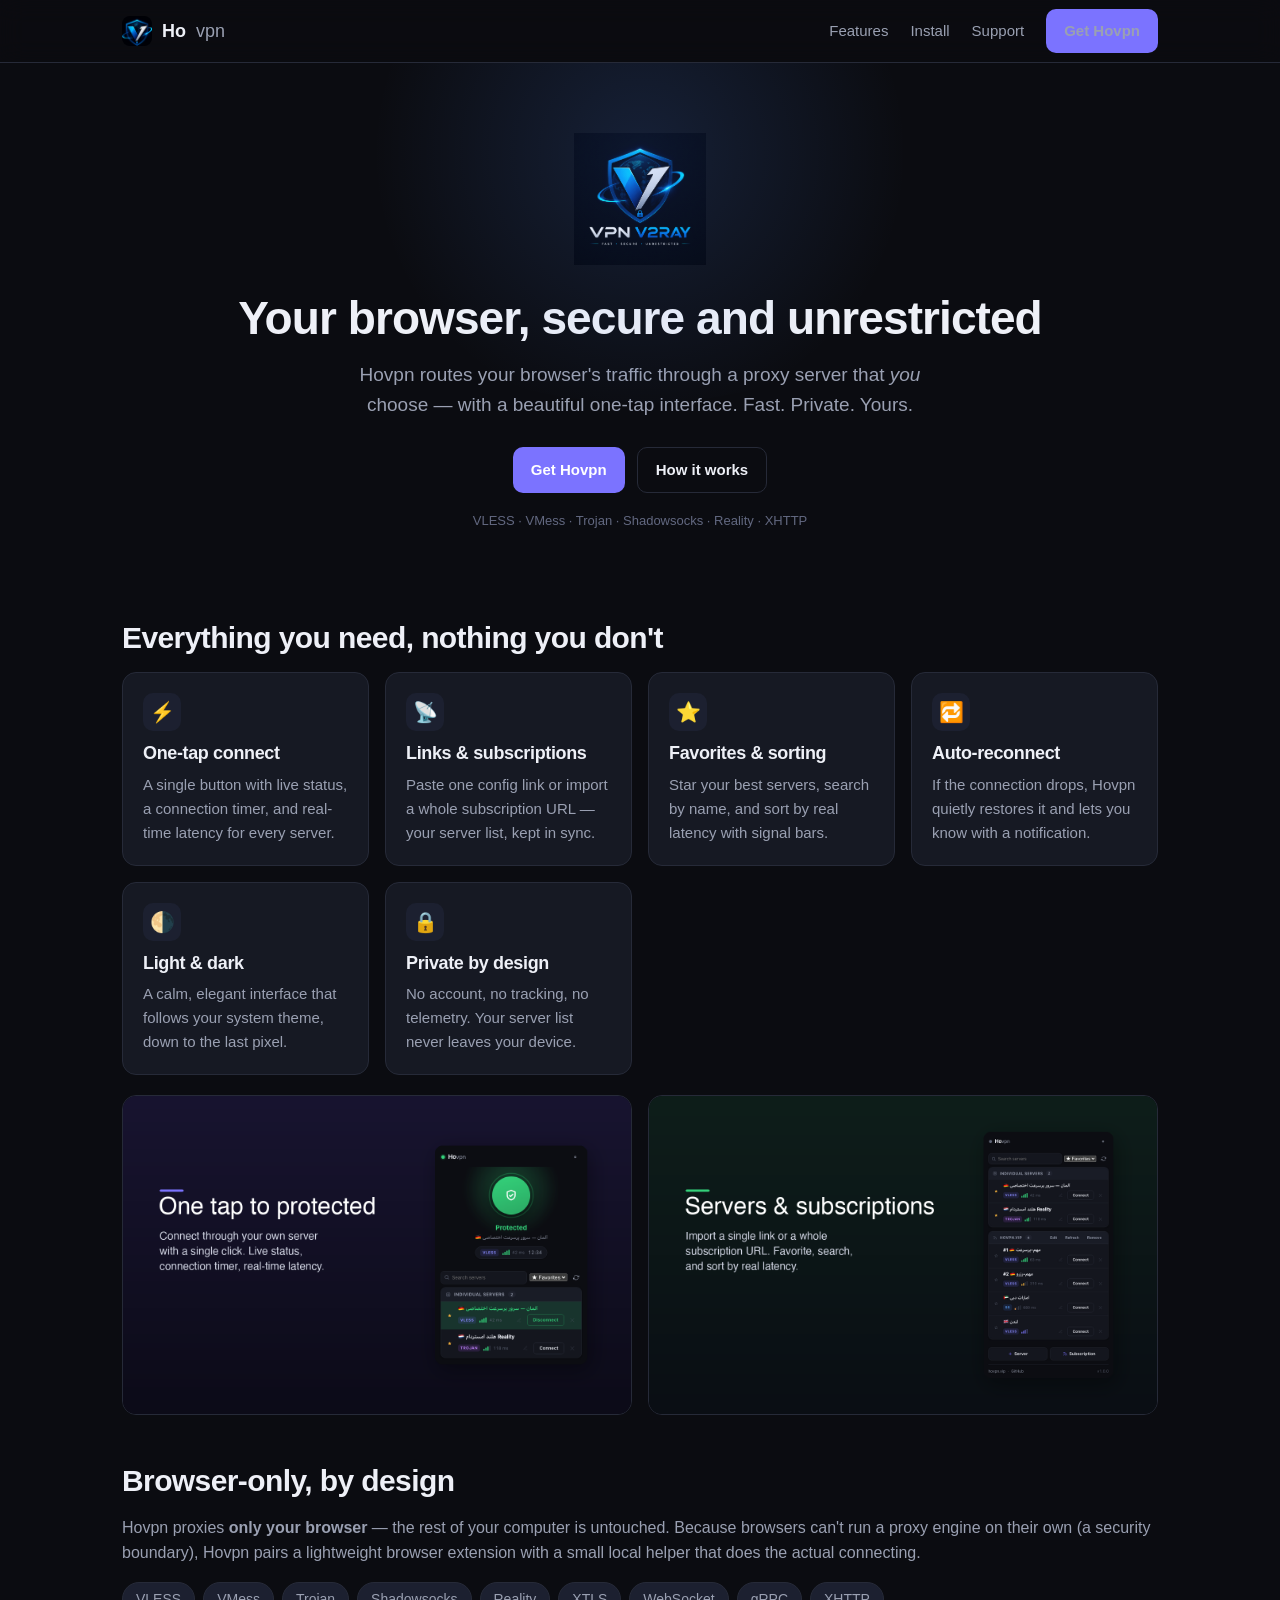
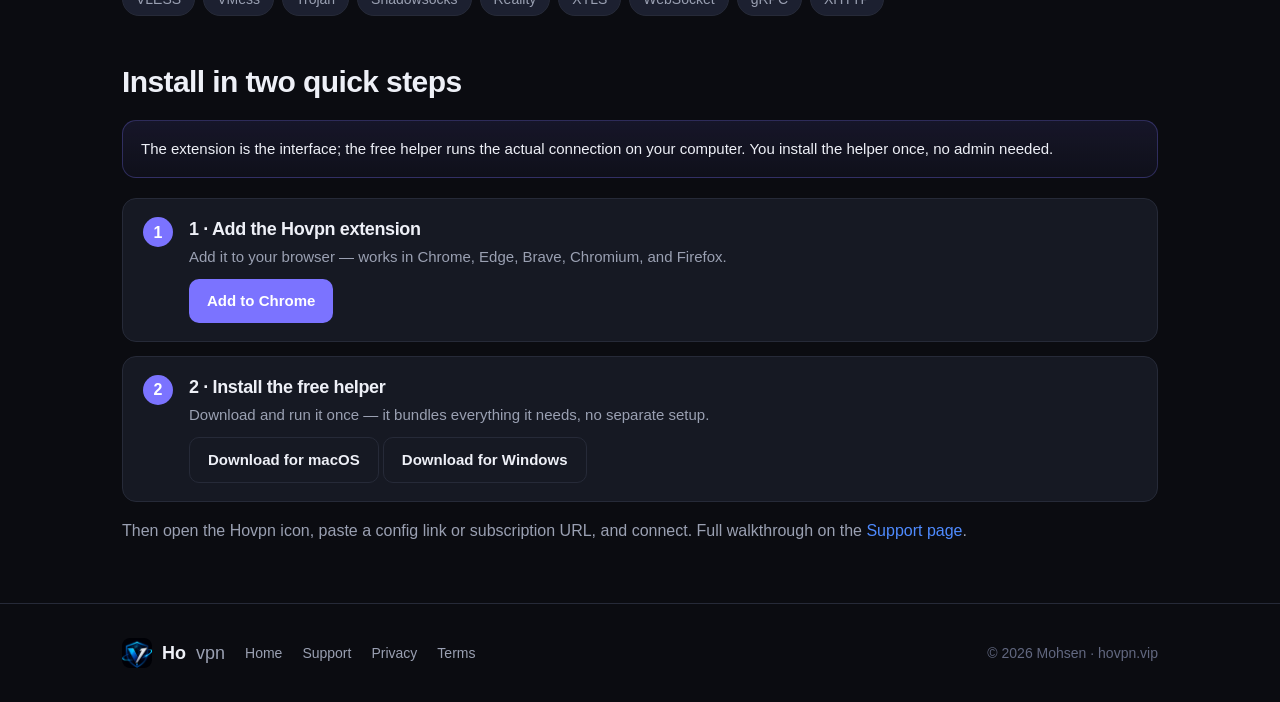
<file: packaging/website/public_html/index.html>
<!doctype html>
<html lang="en">
<head>
<meta charset="utf-8" />
<meta name="viewport" content="width=device-width, initial-scale=1" />
<title>Hovpn — Secure proxy for your browser</title>
<meta name="description" content="Hovpn routes your browser's traffic through your own proxy server. Import a config link or subscription, connect with one click. Fast, secure, unrestricted." />
<link rel="icon" href="assets/icon.png" />
<link rel="stylesheet" href="style.css" />
</head>
<body>
<header class="site">
  <div class="wrap">
    <a class="brand" href="/"><img src="assets/icon.png" alt="Hovpn" />Ho<span>vpn</span></a>
    <nav class="top">
      <a href="/#features">Features</a>
      <a href="/#install">Install</a>
      <a href="/support">Support</a>
      <a class="btn" href="/#install">Get Hovpn</a>
    </nav>
  </div>
</header>

<section class="hero">
  <div class="wrap">
    <img class="logo" src="assets/logo.png" alt="Hovpn" />
    <h1>Your browser, secure and unrestricted</h1>
    <p class="sub">Hovpn routes your browser's traffic through a proxy server that <em>you</em> choose — with a beautiful one-tap interface. Fast. Private. Yours.</p>
    <div class="cta">
      <a class="btn" href="/#install">Get Hovpn</a>
      <a class="btn ghost" href="/support">How it works</a>
    </div>
    <span class="badge">VLESS · VMess · Trojan · Shadowsocks · Reality · XHTTP</span>
  </div>
</section>

<main class="wrap">
  <section id="features">
    <h2>Everything you need, nothing you don't</h2>
    <div class="grid">
      <div class="card"><div class="icon-dot">⚡</div><h3>One-tap connect</h3><p>A single button with live status, a connection timer, and real-time latency for every server.</p></div>
      <div class="card"><div class="icon-dot">📡</div><h3>Links & subscriptions</h3><p>Paste one config link or import a whole subscription URL — your server list, kept in sync.</p></div>
      <div class="card"><div class="icon-dot">⭐</div><h3>Favorites & sorting</h3><p>Star your best servers, search by name, and sort by real latency with signal bars.</p></div>
      <div class="card"><div class="icon-dot">🔁</div><h3>Auto-reconnect</h3><p>If the connection drops, Hovpn quietly restores it and lets you know with a notification.</p></div>
      <div class="card"><div class="icon-dot">🌗</div><h3>Light & dark</h3><p>A calm, elegant interface that follows your system theme, down to the last pixel.</p></div>
      <div class="card"><div class="icon-dot">🔒</div><h3>Private by design</h3><p>No account, no tracking, no telemetry. Your server list never leaves your device.</p></div>
    </div>

    <div class="shots">
      <img src="assets/shot1.png" alt="Hovpn connected" />
      <img src="assets/shot2.png" alt="Hovpn server list" />
    </div>
  </section>

  <section>
    <h2>Browser-only, by design</h2>
    <p>Hovpn proxies <strong>only your browser</strong> — the rest of your computer is untouched. Because browsers can't run a proxy engine on their own (a security boundary), Hovpn pairs a lightweight browser extension with a small local helper that does the actual connecting.</p>
    <div class="proto">
      <span>VLESS</span><span>VMess</span><span>Trojan</span><span>Shadowsocks</span>
      <span>Reality</span><span>XTLS</span><span>WebSocket</span><span>gRPC</span><span>XHTTP</span>
    </div>
  </section>

  <section id="install">
    <h2>Install in two quick steps</h2>
    <div class="note">The extension is the interface; the free helper runs the actual connection on your computer. You install the helper once, no admin needed.</div>
    <div class="steps">
      <div class="step"><div>
        <h3>1 · Add the Hovpn extension</h3>
        <p>Add it to your browser — works in Chrome, Edge, Brave, Chromium, and Firefox.</p>
        <p style="margin-top:10px">
          <a class="btn" href="https://chromewebstore.google.com/detail/ifcbhfjmblebbinhgjhfmjgnkmoneifg" rel="noopener">Add to Chrome</a>
          <!-- FIREFOX_BUTTON: swap this in once the AMO listing (or signed self-hosted .xpi) URL exists:
          <a class="btn ghost" href="FIREFOX_AMO_URL" rel="noopener">Add to Firefox</a> -->
        </p>
      </div></div>
      <div class="step"><div>
        <h3>2 · Install the free helper</h3>
        <p>Download and run it once — it bundles everything it needs, no separate setup.</p>
        <p style="margin-top:10px">
          <a class="btn ghost" href="/download/Hovpn-macos.pkg">Download for macOS</a>
          <a class="btn ghost" href="/download/Hovpn-Setup.exe">Download for Windows</a>
        </p>
      </div></div>
    </div>
    <p style="margin-top:16px">Then open the Hovpn icon, paste a config link or subscription URL, and connect. Full walkthrough on the <a href="/support">Support page</a>.</p>
  </section>
</main>

<footer class="site">
  <div class="wrap">
    <a class="brand" href="/"><img src="assets/icon.png" alt="" />Ho<span>vpn</span></a>
    <nav>
      <a href="/">Home</a>
      <a href="/support">Support</a>
      <a href="/privacy">Privacy</a>
      <a href="/terms">Terms</a>
    </nav>
    <span class="copy">© 2026 Mohsen · hovpn.vip</span>
  </div>
</footer>
</body>
</html>
</file>
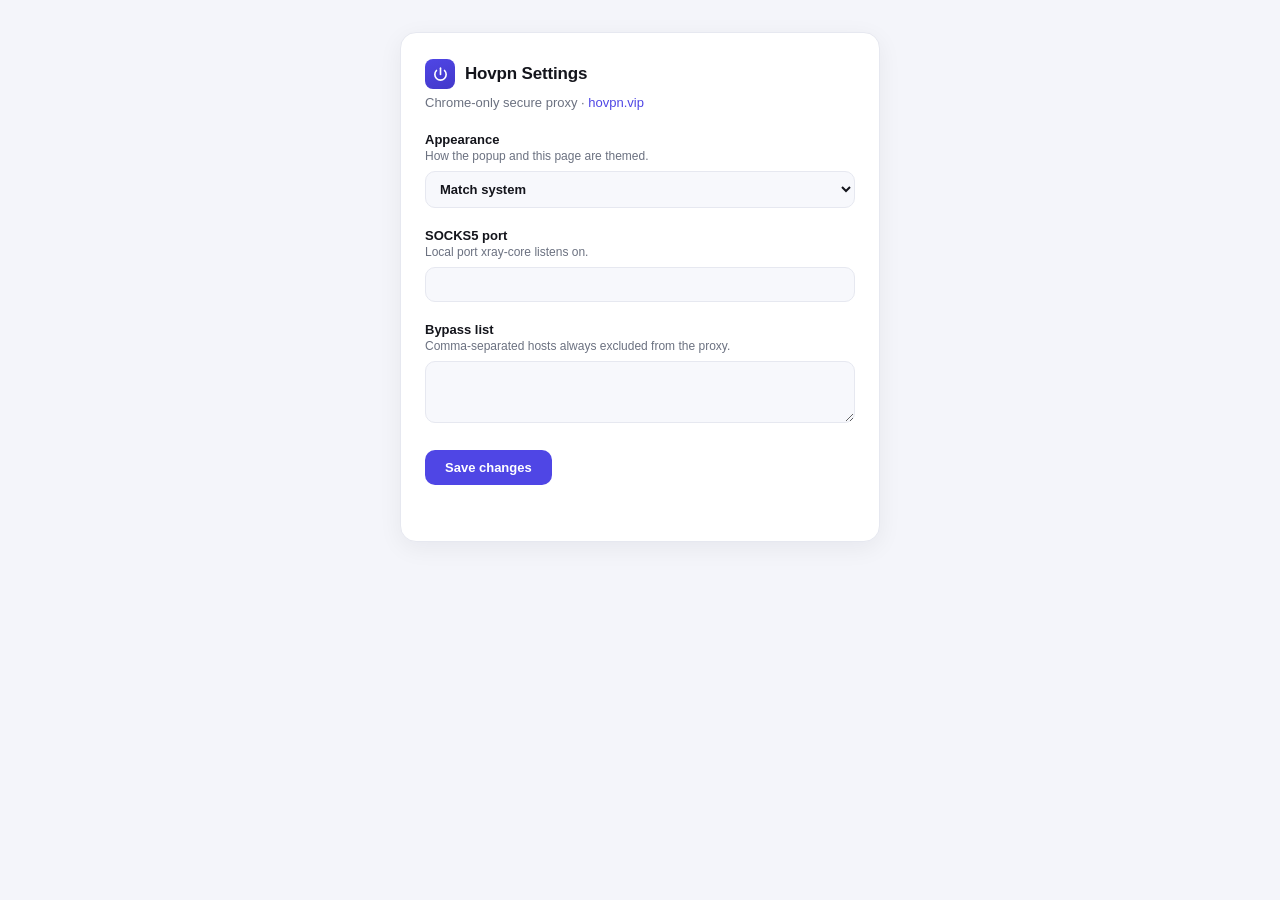
<file: extension/options.html>
<!doctype html>
<html lang="en">
<head>
  <meta charset="utf-8" />
  <meta name="viewport" content="width=device-width, initial-scale=1" />
  <title>Hovpn — Settings</title>
  <style>
    :root {
      color-scheme: light dark;
      --bg: #f4f5fa; --surface: #ffffff; --surface-2: #f7f8fc;
      --text: #14151c; --text-muted: #6b7180; --text-faint: #9aa0ae;
      --border: #e6e8f0; --accent: #4f46e5; --accent-hover: #4338ca;
      --accent-soft: rgba(79,70,229,0.10); --success: #16a34a;
    }
    @media (prefers-color-scheme: dark) {
      :root { --bg:#0c0d12; --surface:#14161e; --surface-2:#191c26; --text:#eef0f7;
        --text-muted:#969cad; --text-faint:#5f6576; --border:#23262f; --accent:#7b73ff;
        --accent-hover:#8f88ff; --accent-soft:rgba(123,115,255,0.16); --success:#34d17a; }
    }
    :root[data-theme="light"] { color-scheme: light;
      --bg:#f4f5fa; --surface:#ffffff; --surface-2:#f7f8fc; --text:#14151c;
      --text-muted:#6b7180; --text-faint:#9aa0ae; --border:#e6e8f0; --accent:#4f46e5;
      --accent-hover:#4338ca; --accent-soft:rgba(79,70,229,0.10); --success:#16a34a; }
    :root[data-theme="dark"] { color-scheme: dark;
      --bg:#0c0d12; --surface:#14161e; --surface-2:#191c26; --text:#eef0f7;
      --text-muted:#969cad; --text-faint:#5f6576; --border:#23262f; --accent:#7b73ff;
      --accent-hover:#8f88ff; --accent-soft:rgba(123,115,255,0.16); --success:#34d17a; }

    * { box-sizing: border-box; }
    body {
      font-family: -apple-system, BlinkMacSystemFont, "Segoe UI", Roboto, sans-serif;
      background: var(--bg); color: var(--text); margin: 0; padding: 32px 20px;
      -webkit-font-smoothing: antialiased; font-size: 14px;
    }
    .card {
      max-width: 480px; margin: 0 auto; background: var(--surface);
      border: 1px solid var(--border); border-radius: 16px; padding: 26px 24px;
      box-shadow: 0 6px 24px rgba(20,21,40,0.06);
    }
    .head { display: flex; align-items: center; gap: 10px; margin-bottom: 6px; }
    .head .mark {
      width: 30px; height: 30px; border-radius: 8px;
      background: linear-gradient(160deg, var(--accent), var(--accent-hover));
      display: grid; place-items: center; color: #fff;
    }
    h1 { font-size: 17px; margin: 0; letter-spacing: -0.01em; }
    .sub { color: var(--text-muted); font-size: 13px; margin: 0 0 22px; }
    label { display: block; margin-top: 20px; font-size: 13px; font-weight: 600; }
    .hint { display: block; color: var(--text-muted); font-weight: 400; font-size: 12px; margin-top: 2px; }
    input, select, textarea {
      width: 100%; margin-top: 8px; padding: 9px 10px; font: inherit; font-size: 13px;
      border: 1px solid var(--border); border-radius: 10px;
      background: var(--surface-2); color: var(--text);
    }
    textarea { resize: vertical; min-height: 62px; font-family: ui-monospace, Menlo, monospace; font-size: 12px; }
    input:focus, select:focus, textarea:focus {
      outline: none; border-color: var(--accent); box-shadow: 0 0 0 3px var(--accent-soft);
    }
    .row2 { display: flex; gap: 14px; }
    .row2 > div { flex: 1; }
    button {
      margin-top: 24px; padding: 10px 20px; border: none; border-radius: 10px;
      background: var(--accent); color: #fff; font: inherit; font-size: 13px; font-weight: 600; cursor: pointer;
    }
    button:hover { background: var(--accent-hover); }
    #saved { color: var(--success); font-size: 13px; margin-top: 12px; min-height: 18px; font-weight: 500; }
  </style>
</head>
<body>
  <div class="card">
    <div class="head">
      <span class="mark">
        <svg viewBox="0 0 24 24" width="17" height="17" fill="none" stroke="currentColor" stroke-width="2.3" stroke-linecap="round" stroke-linejoin="round"><path d="M12 3v9"/><path d="M6.3 6.3a8 8 0 1 0 11.4 0"/></svg>
      </span>
      <h1>Hovpn Settings</h1>
    </div>
    <p class="sub">Chrome-only secure proxy · <a href="https://hovpn.vip" target="_blank" rel="noopener" style="color:var(--accent);text-decoration:none">hovpn.vip</a></p>

    <label>Appearance
      <span class="hint">How the popup and this page are themed.</span>
      <select id="theme">
        <option value="auto">Match system</option>
        <option value="light">Light</option>
        <option value="dark">Dark</option>
      </select>
    </label>

    <div class="row2">
      <div>
        <label>SOCKS5 port
          <span class="hint">Local port xray-core listens on.</span>
          <input id="port" type="number" min="1" max="65535" />
        </label>
      </div>
    </div>

    <label>Bypass list
      <span class="hint">Comma-separated hosts always excluded from the proxy.</span>
      <textarea id="bypass" rows="3"></textarea>
    </label>

    <button id="save" type="button">Save changes</button>
    <div id="saved"></div>
  </div>
  <script src="options.js"></script>
</body>
</html>
</file>
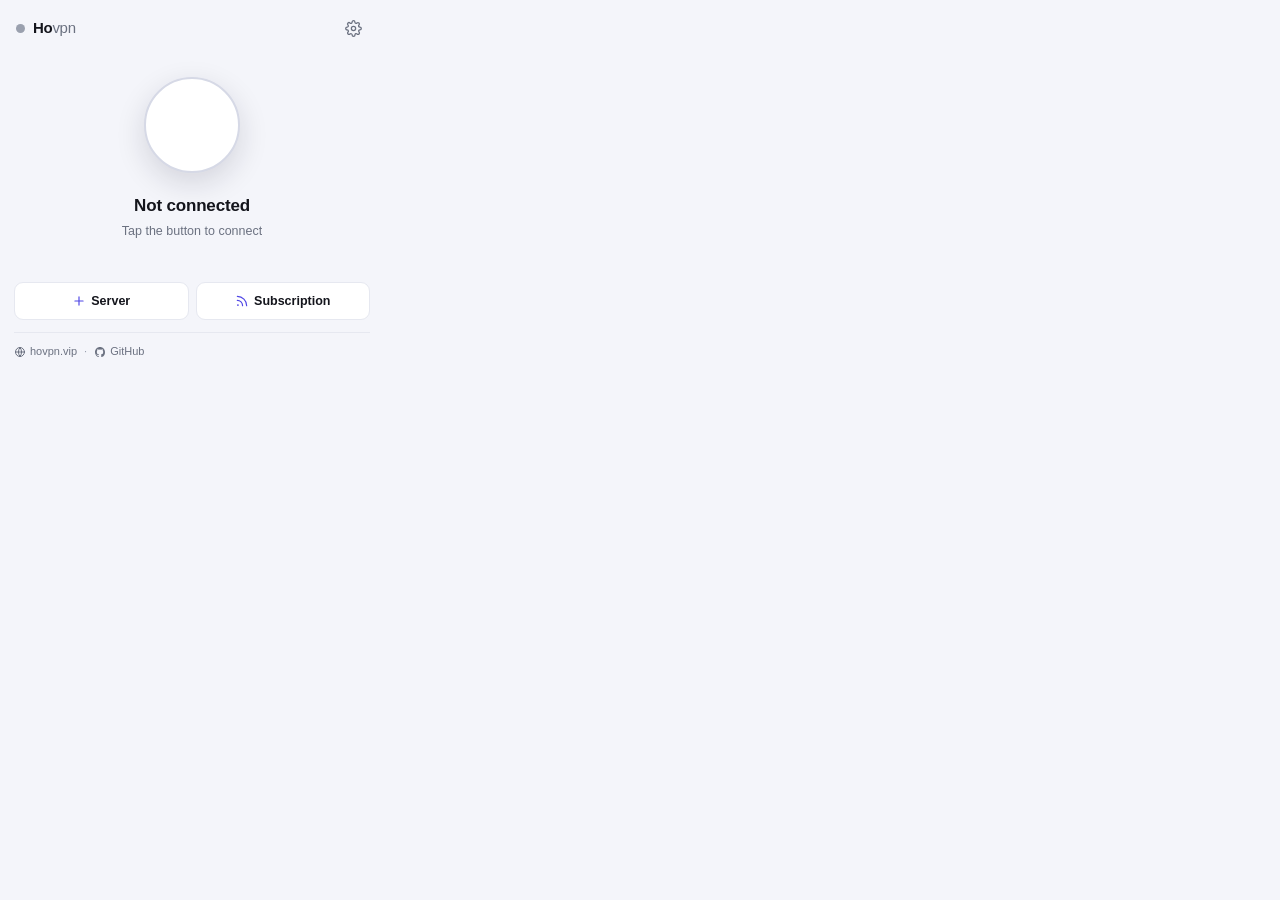
<file: extension/popup.html>
<!doctype html>
<html lang="en">
<head>
  <meta charset="utf-8" />
  <meta name="viewport" content="width=device-width, initial-scale=1" />
  <title>Hovpn</title>
  <link rel="stylesheet" href="popup.css" />
</head>
<body>
  <header class="topbar">
    <div class="brand">
      <span class="brand-dot" id="brandDot"></span>
      <span class="brand-name">Ho<span class="brand-thin">vpn</span></span>
    </div>
    <button id="optionsBtn" class="icon-btn" type="button" title="Options" aria-label="Options">
      <svg viewBox="0 0 24 24" width="17" height="17" fill="none" stroke="currentColor" stroke-width="1.8" stroke-linecap="round" stroke-linejoin="round">
        <circle cx="12" cy="12" r="3" />
        <path d="M19.4 15a1.65 1.65 0 0 0 .33 1.82l.06.06a2 2 0 1 1-2.83 2.83l-.06-.06a1.65 1.65 0 0 0-1.82-.33 1.65 1.65 0 0 0-1 1.51V21a2 2 0 0 1-4 0v-.09A1.65 1.65 0 0 0 9 19.4a1.65 1.65 0 0 0-1.82.33l-.06.06a2 2 0 1 1-2.83-2.83l.06-.06a1.65 1.65 0 0 0 .33-1.82 1.65 1.65 0 0 0-1.51-1H3a2 2 0 0 1 0-4h.09A1.65 1.65 0 0 0 4.6 9a1.65 1.65 0 0 0-.33-1.82l-.06-.06a2 2 0 1 1 2.83-2.83l.06.06a1.65 1.65 0 0 0 1.82.33H9a1.65 1.65 0 0 0 1-1.51V3a2 2 0 0 1 4 0v.09a1.65 1.65 0 0 0 1 1.51 1.65 1.65 0 0 0 1.82-.33l.06-.06a2 2 0 1 1 2.83 2.83l-.06.06a1.65 1.65 0 0 0-.33 1.82V9a1.65 1.65 0 0 0 1.51 1H21a2 2 0 0 1 0 4h-.09a1.65 1.65 0 0 0-1.51 1z" />
      </svg>
    </button>
  </header>

  <section id="hero" class="hero state-off">
    <div class="hero-aura"></div>
    <button id="powerBtn" class="orb" type="button" aria-label="Connect">
      <span class="orb-ring"></span>
      <span class="orb-ring orb-ring-2"></span>
      <span class="orb-face">
        <span id="orbIcon" class="orb-icon"></span>
      </span>
    </button>
    <div class="hero-text">
      <div id="heroStatus" class="hero-status">Not connected</div>
      <div id="heroSub" class="hero-sub">Tap the button to connect</div>
    </div>
    <div id="connDetail" class="conn-detail hidden">
      <span id="connProto" class="chip"></span>
      <span id="connSignal" class="signal-slot"></span>
      <span id="connTimer" class="timer">0:00</span>
    </div>
  </section>

  <div id="error" class="error-banner" role="alert"></div>

  <section id="listSection" class="list-section">
    <div id="listControls" class="controls hidden">
      <div class="search-wrap">
        <svg class="search-ico" viewBox="0 0 24 24" width="14" height="14" fill="none" stroke="currentColor" stroke-width="2" stroke-linecap="round">
          <circle cx="11" cy="11" r="7" /><path d="M21 21l-4.3-4.3" />
        </svg>
        <input id="search" type="search" placeholder="Search servers" autocomplete="off" />
      </div>
      <select id="sortBy" title="Sort by">
        <option value="favorite">★ Favorites</option>
        <option value="latency">⚡ Fastest</option>
        <option value="name">A–Z Name</option>
      </select>
      <button id="refreshLatency" class="icon-btn" type="button" title="Test latency">
        <svg viewBox="0 0 24 24" width="15" height="15" fill="none" stroke="currentColor" stroke-width="2" stroke-linecap="round" stroke-linejoin="round">
          <path d="M23 4v6h-6" /><path d="M1 20v-6h6" />
          <path d="M3.51 9a9 9 0 0 1 14.85-3.36L23 10M1 14l4.64 4.36A9 9 0 0 0 20.49 15" />
        </svg>
      </button>
    </div>
    <div id="profileList" class="list"></div>
  </section>

  <footer class="footer">
    <div class="seg">
      <button id="addToggle" type="button">
        <svg viewBox="0 0 24 24" width="14" height="14" fill="none" stroke="currentColor" stroke-width="2" stroke-linecap="round"><path d="M12 5v14M5 12h14"/></svg>
        Server
      </button>
      <button id="subToggle" type="button">
        <svg viewBox="0 0 24 24" width="14" height="14" fill="none" stroke="currentColor" stroke-width="2" stroke-linecap="round" stroke-linejoin="round"><path d="M4 11a9 9 0 0 1 9 9M4 4a16 16 0 0 1 16 16"/><circle cx="5" cy="19" r="1.5" fill="currentColor" stroke="none"/></svg>
        Subscription
      </button>
    </div>

    <div id="addForm" class="panel hidden">
      <div id="addHead" class="panel-head hidden"><span>Edit server</span><button class="cancel-edit" id="addCancel" type="button">Cancel</button></div>
      <input id="newName" type="text" placeholder="Name (optional)" />
      <textarea id="newLink" placeholder="vmess:// · vless:// · trojan:// · ss://"></textarea>
      <button id="saveProfile" class="btn-primary" type="button">Save server</button>
    </div>

    <div id="subForm" class="panel hidden">
      <div id="subHead" class="panel-head hidden"><span>Edit subscription</span><button class="cancel-edit" id="subCancel" type="button">Cancel</button></div>
      <input id="subLabel" type="text" placeholder="Label (optional)" />
      <input id="subUrl" type="text" placeholder="https://provider.com/sub/…" />
      <button id="fetchSub" class="btn-primary" type="button">Fetch &amp; import</button>
    </div>

    <div class="brandbar">
      <a class="brandbar-link" href="https://hovpn.vip" target="_blank" rel="noopener">
        <svg viewBox="0 0 24 24" width="12" height="12" fill="none" stroke="currentColor" stroke-width="2" stroke-linecap="round" stroke-linejoin="round"><circle cx="12" cy="12" r="9"/><path d="M3 12h18M12 3a15 15 0 0 1 0 18M12 3a15 15 0 0 0 0 18"/></svg>
        hovpn.vip
      </a>
      <span class="brandbar-sep">·</span>
      <a class="brandbar-link" id="repoLink" href="https://github.com/Ebmohsennn/hovpn-extension" target="_blank" rel="noopener">
        <svg viewBox="0 0 24 24" width="12" height="12" fill="currentColor"><path d="M12 2C6.48 2 2 6.58 2 12.25c0 4.53 2.87 8.37 6.85 9.73.5.1.68-.22.68-.49 0-.24-.01-.87-.01-1.71-2.79.62-3.38-1.38-3.38-1.38-.46-1.18-1.11-1.5-1.11-1.5-.91-.64.07-.62.07-.62 1 .07 1.53 1.06 1.53 1.06.9 1.56 2.36 1.11 2.94.85.09-.66.35-1.11.63-1.37-2.22-.26-4.56-1.14-4.56-5.05 0-1.12.39-2.03 1.03-2.74-.1-.26-.45-1.3.1-2.71 0 0 .84-.27 2.75 1.05a9.4 9.4 0 0 1 5 0c1.91-1.32 2.75-1.05 2.75-1.05.55 1.41.2 2.45.1 2.71.64.71 1.03 1.62 1.03 2.74 0 3.92-2.34 4.78-4.57 5.04.36.32.68.94.68 1.9 0 1.37-.01 2.47-.01 2.81 0 .27.18.6.69.49A10.02 10.02 0 0 0 22 12.25C22 6.58 17.52 2 12 2z"/></svg>
        GitHub
      </a>
      <span class="brandbar-spacer"></span>
      <span class="brandbar-ver" id="appVersion"></span>
    </div>
  </footer>

  <script type="module" src="popup.js"></script>
</body>
</html>
</file>
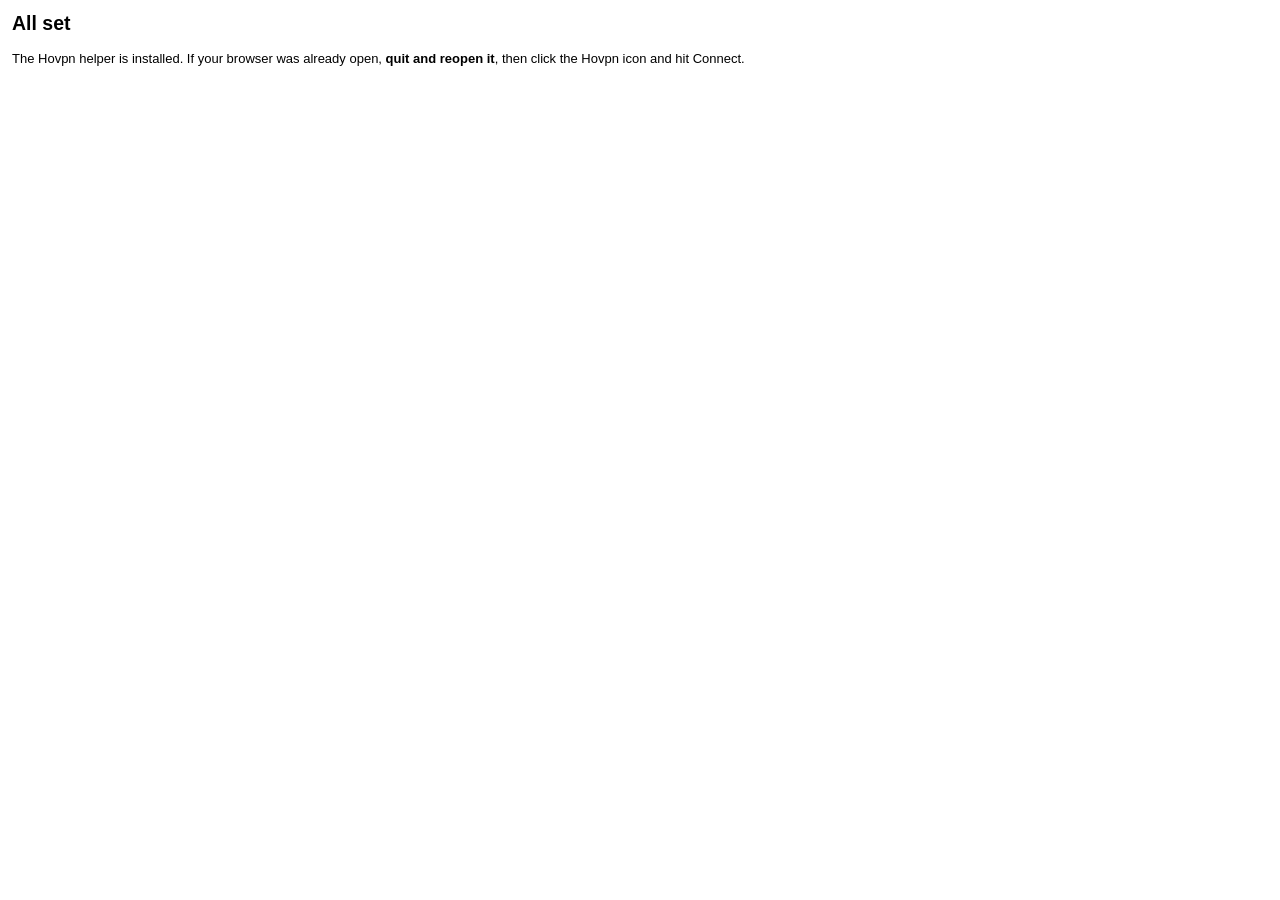
<file: packaging/mac/resources/conclusion.html>
<html><body style="font-family:-apple-system,sans-serif;font-size:13px;padding:4px;">
<h2 style="margin-top:0;">All set</h2>
<p>The Hovpn helper is installed. If your browser was already open, <b>quit
and reopen it</b>, then click the Hovpn icon and hit Connect.</p>
</body></html>
</file>
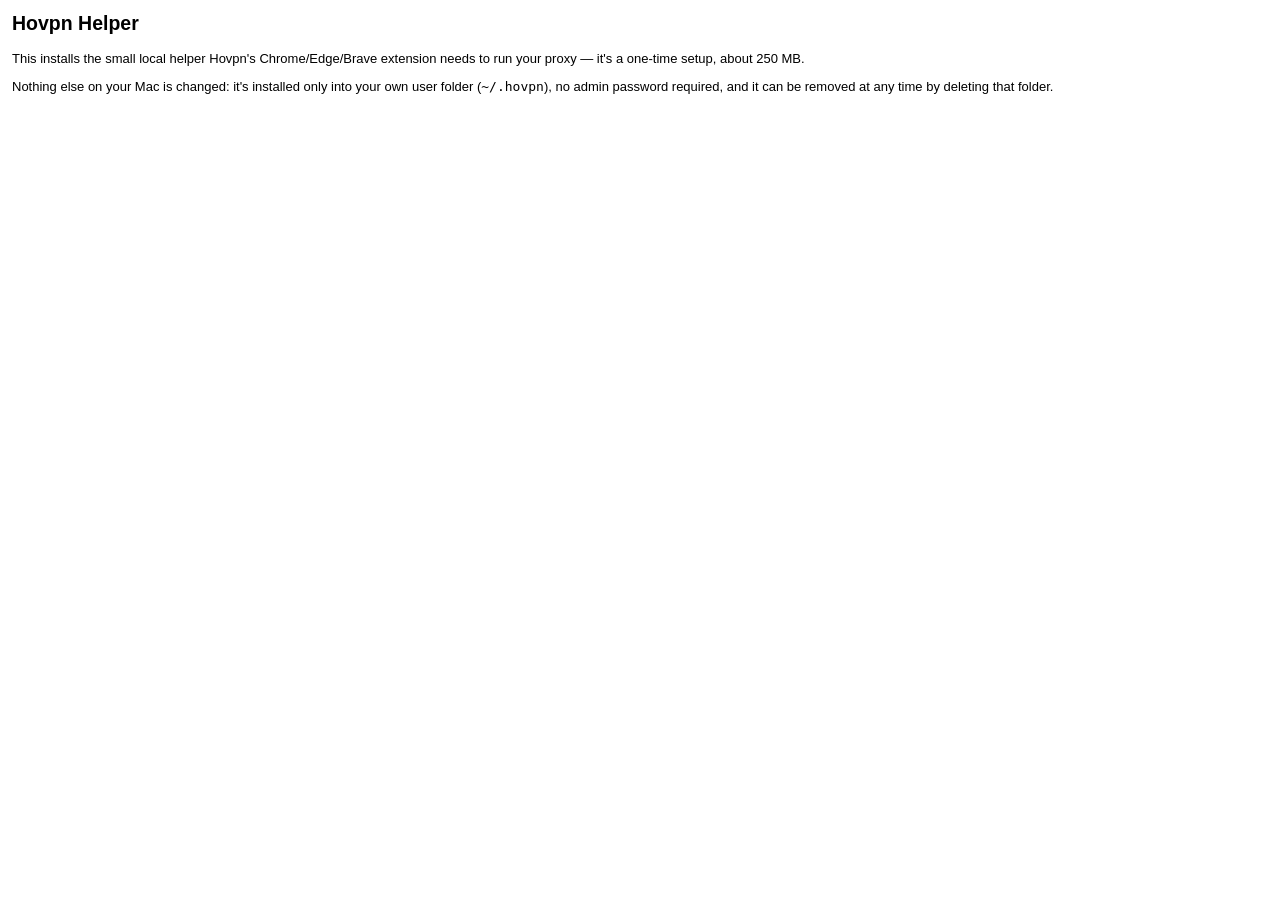
<file: packaging/mac/resources/welcome.html>
<html><body style="font-family:-apple-system,sans-serif;font-size:13px;padding:4px;">
<h2 style="margin-top:0;">Hovpn Helper</h2>
<p>This installs the small local helper Hovpn's Chrome/Edge/Brave extension
needs to run your proxy — it's a one-time setup, about 250&nbsp;MB.</p>
<p>Nothing else on your Mac is changed: it's installed only into your own
user folder (<code>~/.hovpn</code>), no admin password required, and it can
be removed at any time by deleting that folder.</p>
</body></html>
</file>
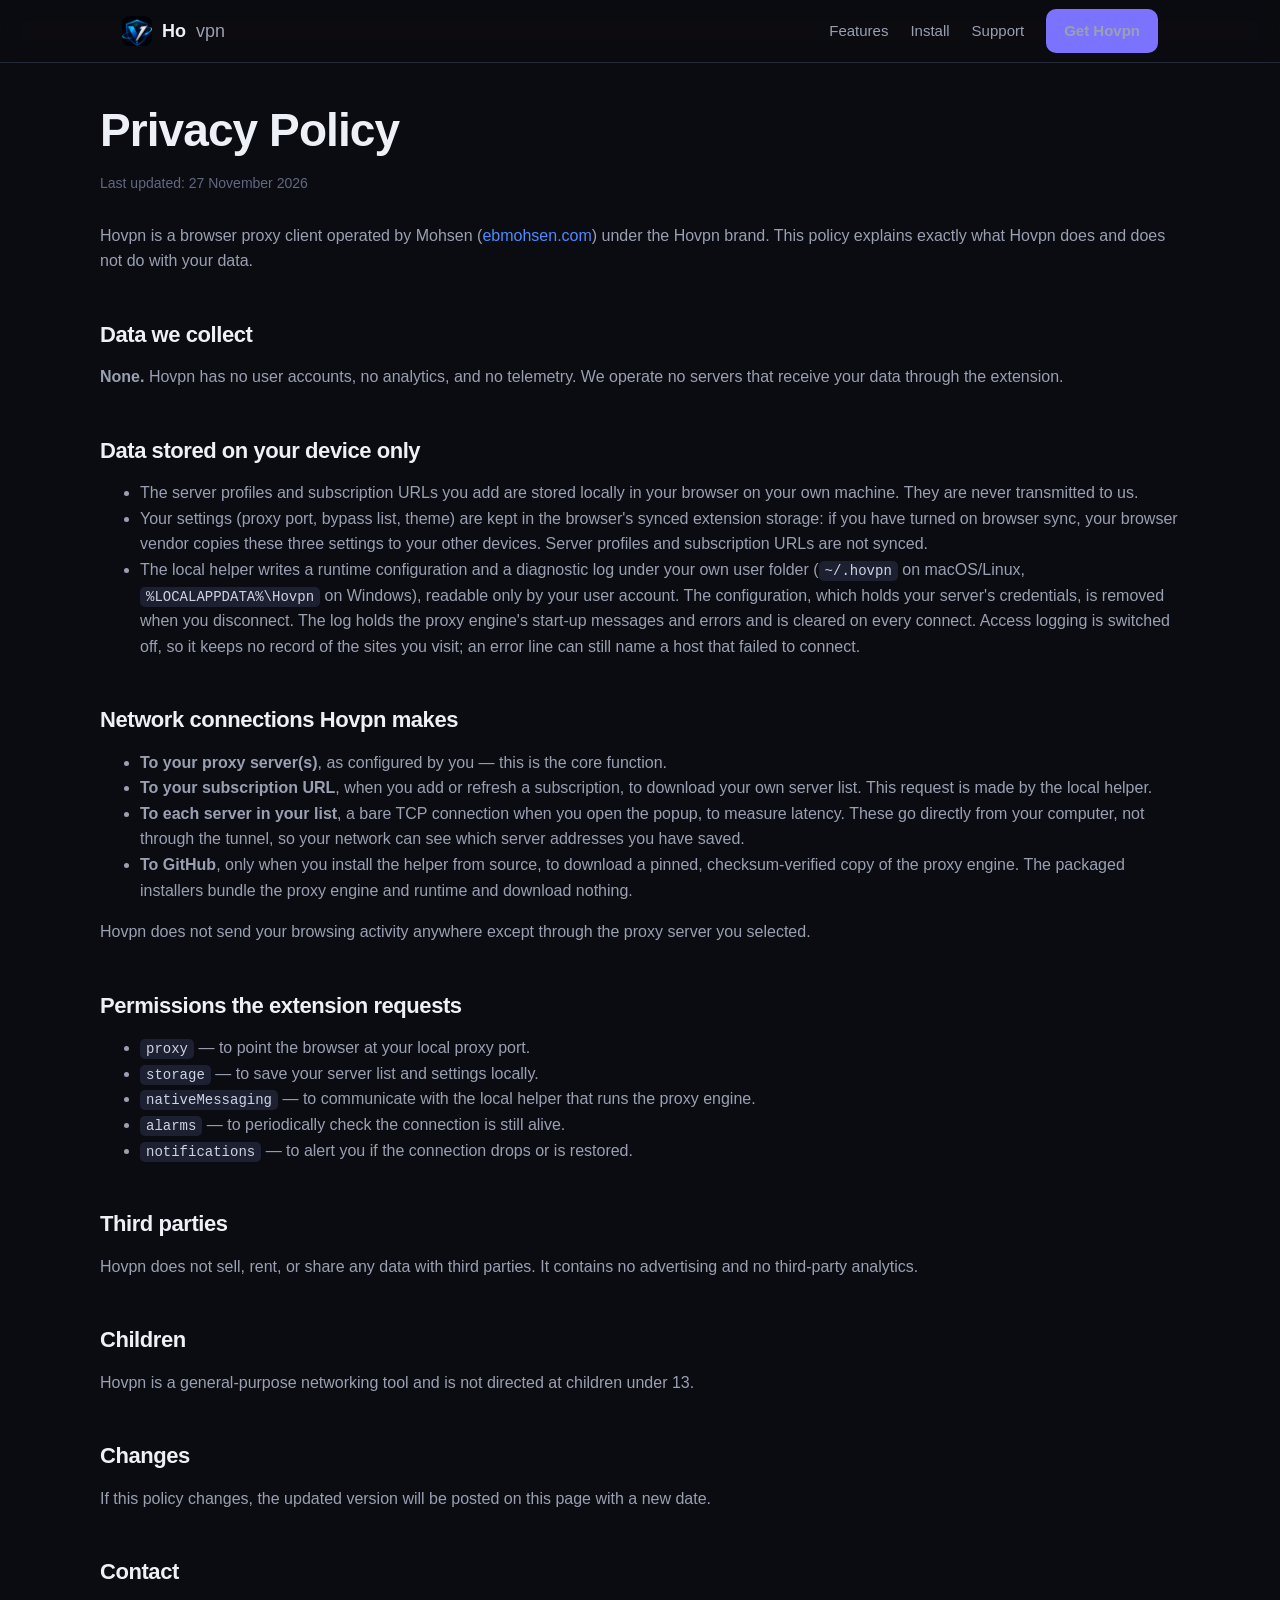
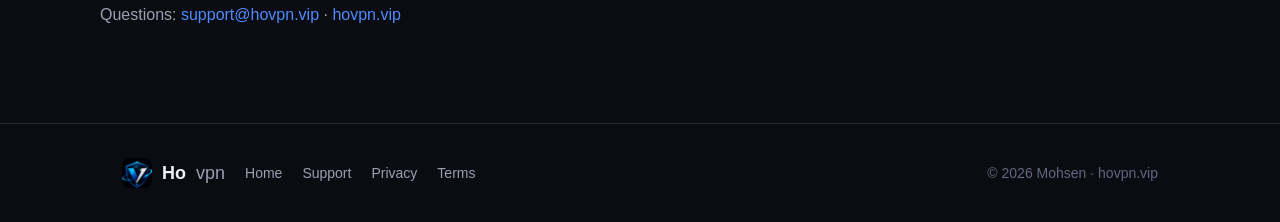
<file: packaging/website/public_html/privacy.html>
<!doctype html>
<html lang="en">
<head>
<meta charset="utf-8" />
<meta name="viewport" content="width=device-width, initial-scale=1" />
<title>Privacy Policy — Hovpn</title>
<meta name="description" content="Hovpn privacy policy. No accounts, no tracking, no telemetry." />
<link rel="icon" href="assets/icon.png" />
<link rel="stylesheet" href="style.css" />
</head>
<body>
<header class="site">
  <div class="wrap">
    <a class="brand" href="/"><img src="assets/icon.png" alt="Hovpn" />Ho<span>vpn</span></a>
    <nav class="top">
      <a href="/#features">Features</a>
      <a href="/#install">Install</a>
      <a href="/support">Support</a>
      <a class="btn" href="/#install">Get Hovpn</a>
    </nav>
  </div>
</header>

<main class="wrap content">
  <h1>Privacy Policy</h1>
  <p class="updated">Last updated: 27 November 2026</p>

  <p>Hovpn is a browser proxy client operated by Mohsen (<a href="https://ebmohsen.com">ebmohsen.com</a>) under the Hovpn brand. This policy explains exactly what Hovpn does and does not do with your data.</p>

  <h2>Data we collect</h2>
  <p><strong>None.</strong> Hovpn has no user accounts, no analytics, and no telemetry. We operate no servers that receive your data through the extension.</p>

  <h2>Data stored on your device only</h2>
  <ul>
    <li>The server profiles and subscription URLs you add are stored locally in your browser on your own machine. They are never transmitted to us.</li>
    <li>Your settings (proxy port, bypass list, theme) are kept in the browser's synced extension storage: if you have turned on browser sync, your browser vendor copies these three settings to your other devices. Server profiles and subscription URLs are not synced.</li>
    <li>The local helper writes a runtime configuration and a diagnostic log under your own user folder (<code>~/.hovpn</code> on macOS/Linux, <code>%LOCALAPPDATA%\Hovpn</code> on Windows), readable only by your user account. The configuration, which holds your server's credentials, is removed when you disconnect. The log holds the proxy engine's start-up messages and errors and is cleared on every connect. Access logging is switched off, so it keeps no record of the sites you visit; an error line can still name a host that failed to connect.</li>
  </ul>

  <h2>Network connections Hovpn makes</h2>
  <ul>
    <li><strong>To your proxy server(s)</strong>, as configured by you — this is the core function.</li>
    <li><strong>To your subscription URL</strong>, when you add or refresh a subscription, to download your own server list. This request is made by the local helper.</li>
    <li><strong>To each server in your list</strong>, a bare TCP connection when you open the popup, to measure latency. These go directly from your computer, not through the tunnel, so your network can see which server addresses you have saved.</li>
    <li><strong>To GitHub</strong>, only when you install the helper from source, to download a pinned, checksum-verified copy of the proxy engine. The packaged installers bundle the proxy engine and runtime and download nothing.</li>
  </ul>
  <p>Hovpn does not send your browsing activity anywhere except through the proxy server you selected.</p>

  <h2>Permissions the extension requests</h2>
  <ul>
    <li><code>proxy</code> — to point the browser at your local proxy port.</li>
    <li><code>storage</code> — to save your server list and settings locally.</li>
    <li><code>nativeMessaging</code> — to communicate with the local helper that runs the proxy engine.</li>
    <li><code>alarms</code> — to periodically check the connection is still alive.</li>
    <li><code>notifications</code> — to alert you if the connection drops or is restored.</li>
  </ul>

  <h2>Third parties</h2>
  <p>Hovpn does not sell, rent, or share any data with third parties. It contains no advertising and no third-party analytics.</p>

  <h2>Children</h2>
  <p>Hovpn is a general-purpose networking tool and is not directed at children under 13.</p>

  <h2>Changes</h2>
  <p>If this policy changes, the updated version will be posted on this page with a new date.</p>

  <h2>Contact</h2>
  <p>Questions: <a href="mailto:support@hovpn.vip">support@hovpn.vip</a> · <a href="/">hovpn.vip</a></p>
</main>

<footer class="site">
  <div class="wrap">
    <a class="brand" href="/"><img src="assets/icon.png" alt="" />Ho<span>vpn</span></a>
    <nav><a href="/">Home</a><a href="/support">Support</a><a href="/privacy">Privacy</a><a href="/terms">Terms</a></nav>
    <span class="copy">© 2026 Mohsen · hovpn.vip</span>
  </div>
</footer>
</body>
</html>
</file>
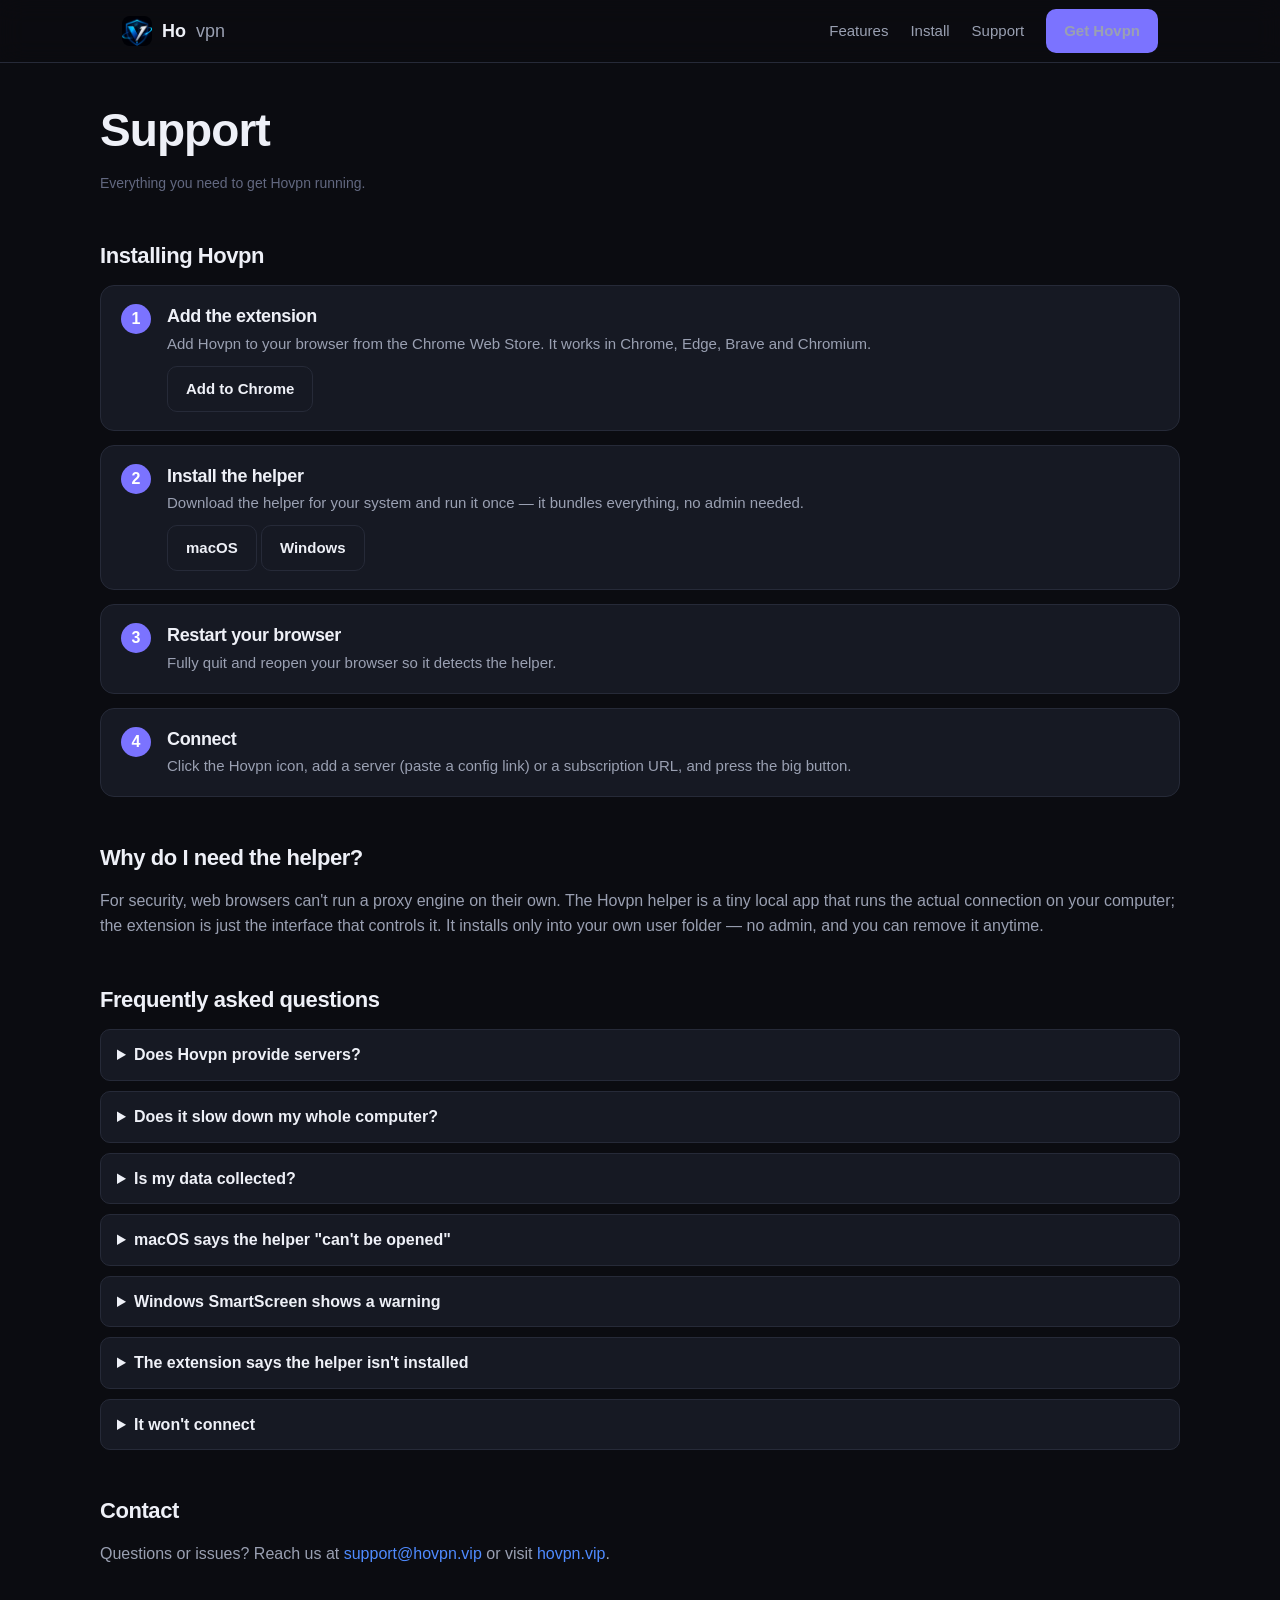
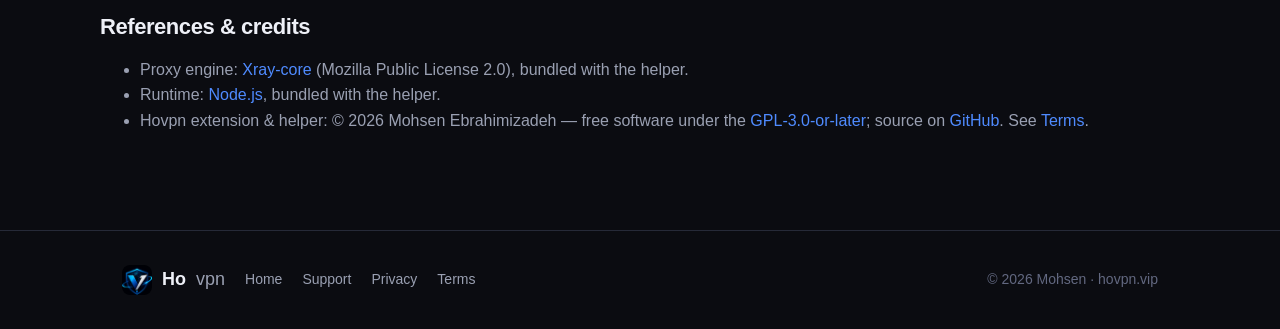
<file: packaging/website/public_html/support.html>
<!doctype html>
<html lang="en">
<head>
<meta charset="utf-8" />
<meta name="viewport" content="width=device-width, initial-scale=1" />
<title>Support — Hovpn</title>
<meta name="description" content="How to install and use Hovpn, troubleshooting, and FAQ." />
<link rel="icon" href="assets/icon.png" />
<link rel="stylesheet" href="style.css" />
</head>
<body>
<header class="site">
  <div class="wrap">
    <a class="brand" href="/"><img src="assets/icon.png" alt="Hovpn" />Ho<span>vpn</span></a>
    <nav class="top">
      <a href="/#features">Features</a>
      <a href="/#install">Install</a>
      <a href="/support">Support</a>
      <a class="btn" href="/#install">Get Hovpn</a>
    </nav>
  </div>
</header>

<main class="wrap content">
  <h1>Support</h1>
  <p class="updated">Everything you need to get Hovpn running.</p>

  <h2>Installing Hovpn</h2>
  <div class="steps">
    <div class="step"><div><h3>Add the extension</h3><p>Add Hovpn to your browser from the Chrome Web Store. It works in Chrome, Edge, Brave and Chromium.</p>
      <p style="margin-top:10px"><a class="btn ghost" href="https://chromewebstore.google.com/detail/ifcbhfjmblebbinhgjhfmjgnkmoneifg" rel="noopener">Add to Chrome</a></p></div></div>
    <div class="step"><div><h3>Install the helper</h3><p>Download the helper for your system and run it once — it bundles everything, no admin needed.</p>
      <p style="margin-top:10px"><a class="btn ghost" href="/download/Hovpn-macos.pkg">macOS</a> <a class="btn ghost" href="/download/Hovpn-Setup.exe">Windows</a></p></div></div>
    <div class="step"><div><h3>Restart your browser</h3><p>Fully quit and reopen your browser so it detects the helper.</p></div></div>
    <div class="step"><div><h3>Connect</h3><p>Click the Hovpn icon, add a server (paste a config link) or a subscription URL, and press the big button.</p></div></div>
  </div>

  <h2>Why do I need the helper?</h2>
  <p>For security, web browsers can't run a proxy engine on their own. The Hovpn helper is a tiny local app that runs the actual connection on your computer; the extension is just the interface that controls it. It installs only into your own user folder — no admin, and you can remove it anytime.</p>

  <h2>Frequently asked questions</h2>
  <details><summary>Does Hovpn provide servers?</summary><p>No. Hovpn is the software you use to connect to <em>your own</em> server or subscription. You bring the config link or subscription URL from your provider.</p></details>
  <details><summary>Does it slow down my whole computer?</summary><p>No. Only your browser's traffic is routed through the proxy. Everything else on your computer connects normally.</p></details>
  <details><summary>Is my data collected?</summary><p>No. There is no account, no analytics, and no telemetry. Your server list and settings are stored only on your device. See the <a href="/privacy">Privacy Policy</a>.</p></details>
  <details><summary>macOS says the helper "can't be opened"</summary><p>Make sure you downloaded it from hovpn.vip and open it by double-clicking. If macOS still blocks it, right-click the installer and choose <em>Open</em>, then confirm.</p></details>
  <details><summary>Windows SmartScreen shows a warning</summary><p>Click <em>More info → Run anyway</em>. The installer is safe; this warning appears for new apps until they build reputation.</p></details>
  <details><summary>The extension says the helper isn't installed</summary><p>Install the helper for your system (above), then fully quit and reopen your browser. If you removed and re-added the extension, its ID may have changed — reinstall the helper.</p></details>
  <details><summary>It won't connect</summary><p>Check that your config link or subscription is valid and current, try a different server, and confirm your provider's server is online. Latency shown as "timeout" means that server isn't reachable right now.</p></details>

  <h2>Contact</h2>
  <p>Questions or issues? Reach us at <a href="mailto:support@hovpn.vip">support@hovpn.vip</a> or visit <a href="/">hovpn.vip</a>.</p>

  <h2>References & credits</h2>
  <ul>
    <li>Proxy engine: <a href="https://github.com/XTLS/Xray-core" rel="noopener">Xray-core</a> (Mozilla Public License 2.0), bundled with the helper.</li>
    <li>Runtime: <a href="https://nodejs.org" rel="noopener">Node.js</a>, bundled with the helper.</li>
    <li>Hovpn extension &amp; helper: © 2026 Mohsen Ebrahimizadeh — free software under the <a href="https://www.gnu.org/licenses/gpl-3.0.html" rel="noopener">GPL-3.0-or-later</a>; source on <a href="https://github.com/Ebmohsennn/hovpn-extension" rel="noopener">GitHub</a>. See <a href="/terms">Terms</a>.</li>
  </ul>
</main>

<footer class="site">
  <div class="wrap">
    <a class="brand" href="/"><img src="assets/icon.png" alt="" />Ho<span>vpn</span></a>
    <nav><a href="/">Home</a><a href="/support">Support</a><a href="/privacy">Privacy</a><a href="/terms">Terms</a></nav>
    <span class="copy">© 2026 Mohsen · hovpn.vip</span>
  </div>
</footer>
</body>
</html>
</file>
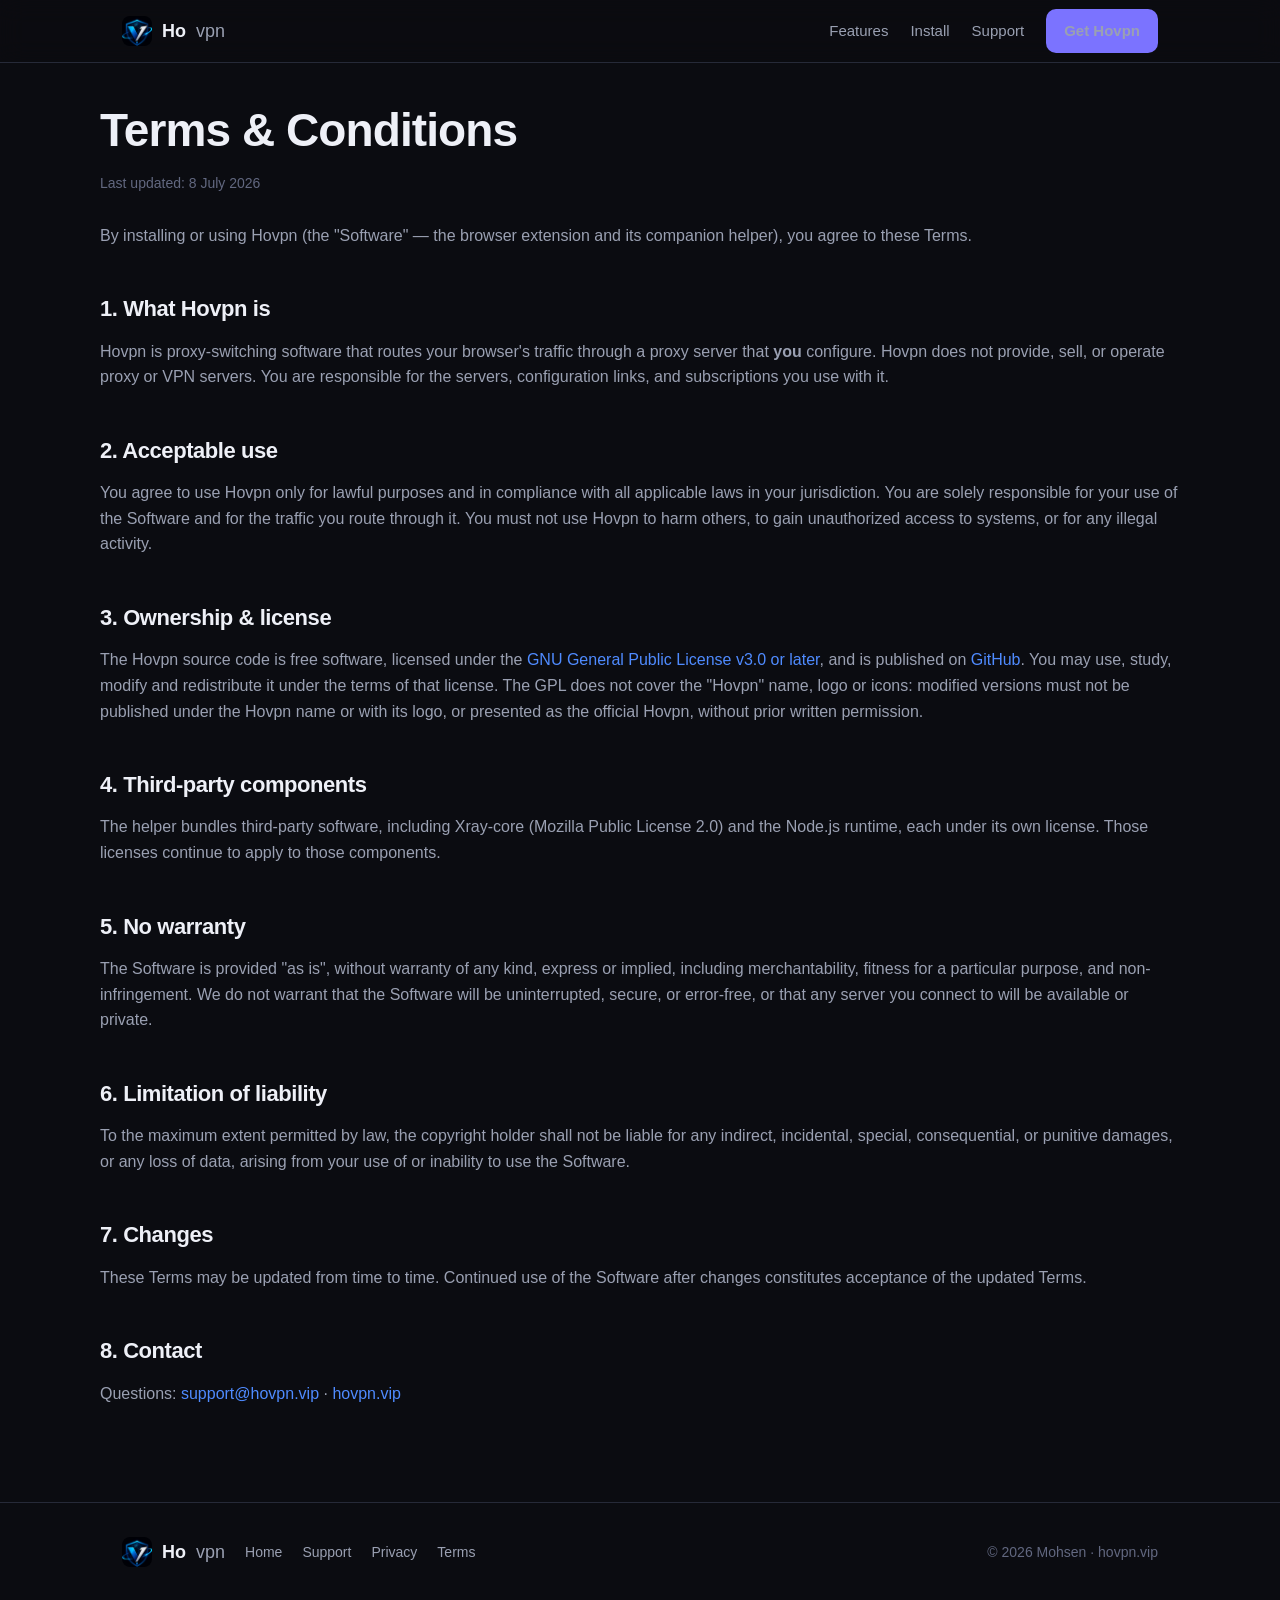
<file: packaging/website/public_html/terms.html>
<!doctype html>
<html lang="en">
<head>
<meta charset="utf-8" />
<meta name="viewport" content="width=device-width, initial-scale=1" />
<title>Terms &amp; Conditions — Hovpn</title>
<meta name="description" content="Terms and conditions for using Hovpn." />
<link rel="icon" href="assets/icon.png" />
<link rel="stylesheet" href="style.css" />
</head>
<body>
<header class="site">
  <div class="wrap">
    <a class="brand" href="/"><img src="assets/icon.png" alt="Hovpn" />Ho<span>vpn</span></a>
    <nav class="top">
      <a href="/#features">Features</a>
      <a href="/#install">Install</a>
      <a href="/support">Support</a>
      <a class="btn" href="/#install">Get Hovpn</a>
    </nav>
  </div>
</header>

<main class="wrap content">
  <h1>Terms &amp; Conditions</h1>
  <p class="updated">Last updated: 8 July 2026</p>

  <p>By installing or using Hovpn (the "Software" — the browser extension and its companion helper), you agree to these Terms.</p>

  <h2>1. What Hovpn is</h2>
  <p>Hovpn is proxy-switching software that routes your browser's traffic through a proxy server that <strong>you</strong> configure. Hovpn does not provide, sell, or operate proxy or VPN servers. You are responsible for the servers, configuration links, and subscriptions you use with it.</p>

  <h2>2. Acceptable use</h2>
  <p>You agree to use Hovpn only for lawful purposes and in compliance with all applicable laws in your jurisdiction. You are solely responsible for your use of the Software and for the traffic you route through it. You must not use Hovpn to harm others, to gain unauthorized access to systems, or for any illegal activity.</p>

  <h2>3. Ownership &amp; license</h2>
  <p>The Hovpn source code is free software, licensed under the <a href="https://www.gnu.org/licenses/gpl-3.0.html" rel="noopener">GNU General Public License v3.0 or later</a>, and is published on <a href="https://github.com/Ebmohsennn/hovpn-extension" rel="noopener">GitHub</a>. You may use, study, modify and redistribute it under the terms of that license. The GPL does not cover the "Hovpn" name, logo or icons: modified versions must not be published under the Hovpn name or with its logo, or presented as the official Hovpn, without prior written permission.</p>

  <h2>4. Third-party components</h2>
  <p>The helper bundles third-party software, including Xray-core (Mozilla Public License 2.0) and the Node.js runtime, each under its own license. Those licenses continue to apply to those components.</p>

  <h2>5. No warranty</h2>
  <p>The Software is provided "as is", without warranty of any kind, express or implied, including merchantability, fitness for a particular purpose, and non-infringement. We do not warrant that the Software will be uninterrupted, secure, or error-free, or that any server you connect to will be available or private.</p>

  <h2>6. Limitation of liability</h2>
  <p>To the maximum extent permitted by law, the copyright holder shall not be liable for any indirect, incidental, special, consequential, or punitive damages, or any loss of data, arising from your use of or inability to use the Software.</p>

  <h2>7. Changes</h2>
  <p>These Terms may be updated from time to time. Continued use of the Software after changes constitutes acceptance of the updated Terms.</p>

  <h2>8. Contact</h2>
  <p>Questions: <a href="mailto:support@hovpn.vip">support@hovpn.vip</a> · <a href="/">hovpn.vip</a></p>
</main>

<footer class="site">
  <div class="wrap">
    <a class="brand" href="/"><img src="assets/icon.png" alt="" />Ho<span>vpn</span></a>
    <nav><a href="/">Home</a><a href="/support">Support</a><a href="/privacy">Privacy</a><a href="/terms">Terms</a></nav>
    <span class="copy">© 2026 Mohsen · hovpn.vip</span>
  </div>
</footer>
</body>
</html>
</file>
<file: packaging/website/public_html/style.css>
/* Hovpn — hovpn.vip website. © 2026 Mohsen / Hovpn. */
:root {
  --bg: #0b0c11;
  --bg-2: #12141c;
  --surface: #161923;
  --surface-2: #1c2030;
  --border: #262a38;
  --text: #eef0f7;
  --muted: #9aa0b2;
  --faint: #626880;
  --accent: #4f8bff;
  --accent-2: #7b73ff;
  --green: #34d17a;
  --radius: 14px;
  --max: 1080px;
}
* { box-sizing: border-box; }
html { scroll-behavior: smooth; }
body {
  margin: 0; background: var(--bg); color: var(--text);
  font-family: -apple-system, BlinkMacSystemFont, "Segoe UI", Roboto, Helvetica, Arial, sans-serif;
  line-height: 1.6; font-size: 16px; -webkit-font-smoothing: antialiased;
}
a { color: var(--accent); text-decoration: none; }
a:hover { text-decoration: underline; }
.wrap { max-width: var(--max); margin: 0 auto; padding: 0 22px; }
h1, h2, h3 { line-height: 1.2; letter-spacing: -0.02em; }
h1 { font-size: clamp(30px, 5vw, 46px); margin: 0 0 14px; }
h2 { font-size: clamp(23px, 3.5vw, 30px); margin: 48px 0 16px; }
h3 { font-size: 18px; margin: 22px 0 8px; }
p { color: var(--muted); }

/* Header */
header.site {
  position: sticky; top: 0; z-index: 20;
  background: rgba(11,12,17,0.82); backdrop-filter: blur(12px);
  border-bottom: 1px solid var(--border);
}
header.site .wrap { display: flex; align-items: center; gap: 14px; height: 62px; }
.brand { display: flex; align-items: center; gap: 10px; font-weight: 700; font-size: 18px; color: var(--text); }
.brand img { width: 30px; height: 30px; border-radius: 8px; }
.brand span { color: var(--muted); font-weight: 400; }
nav.top { margin-left: auto; display: flex; gap: 22px; align-items: center; }
nav.top a { color: var(--muted); font-size: 15px; }
nav.top a:hover { color: var(--text); text-decoration: none; }
.btn {
  display: inline-flex; align-items: center; gap: 8px; justify-content: center;
  background: var(--accent-2); color: #fff; padding: 10px 18px; border-radius: 10px;
  font-weight: 600; font-size: 15px; border: none; cursor: pointer;
}
.btn:hover { background: #6a62e6; text-decoration: none; }
.btn.ghost { background: transparent; border: 1px solid var(--border); color: var(--text); }
.btn.ghost:hover { background: var(--surface-2); }

/* Hero */
.hero { padding: 70px 0 40px; text-align: center; position: relative; overflow: hidden; }
.hero::before {
  content: ""; position: absolute; top: -160px; left: 50%; transform: translateX(-50%);
  width: 700px; height: 500px; border-radius: 50%;
  background: radial-gradient(circle, rgba(79,139,255,0.16), transparent 62%); pointer-events: none;
}
.hero img.logo { width: 132px; height: 132px; object-fit: contain; margin-bottom: 18px; }
.hero .sub { font-size: 19px; max-width: 620px; margin: 0 auto 26px; }
.cta { display: flex; gap: 12px; justify-content: center; flex-wrap: wrap; }
.badge { display: inline-block; font-size: 13px; color: var(--faint); margin-top: 18px; }

/* Cards / sections */
.grid { display: grid; grid-template-columns: repeat(auto-fit, minmax(240px, 1fr)); gap: 16px; }
.card { background: var(--surface); border: 1px solid var(--border); border-radius: var(--radius); padding: 20px; }
.card h3 { margin-top: 0; }
.card p { margin: 0; font-size: 15px; }
.icon-dot { width: 38px; height: 38px; border-radius: 10px; background: var(--surface-2); display: grid; place-items: center; margin-bottom: 12px; font-size: 20px; }

/* Steps */
.steps { counter-reset: step; display: grid; gap: 14px; }
.step { display: flex; gap: 16px; background: var(--surface); border: 1px solid var(--border); border-radius: var(--radius); padding: 18px 20px; }
.step::before {
  counter-increment: step; content: counter(step);
  flex-shrink: 0; width: 30px; height: 30px; border-radius: 50%;
  background: var(--accent-2); color: #fff; font-weight: 700;
  display: grid; place-items: center;
}
.step h3 { margin: 2px 0 4px; }
.step p { margin: 0; font-size: 15px; }

.note {
  background: linear-gradient(180deg, rgba(123,115,255,0.10), rgba(123,115,255,0.04));
  border: 1px solid rgba(123,115,255,0.28); border-radius: var(--radius);
  padding: 16px 18px; margin: 20px 0; font-size: 15px; color: var(--text);
}
.note strong { color: #b7b2ff; }

.shots { display: grid; grid-template-columns: 1fr 1fr; gap: 16px; margin-top: 20px; }
.shots img { width: 100%; border-radius: var(--radius); border: 1px solid var(--border); }
@media (max-width: 720px) { .shots { grid-template-columns: 1fr; } nav.top a:not(.btn) { display: none; } }

.proto { display: flex; flex-wrap: wrap; gap: 8px; }
.proto span { background: var(--surface-2); border: 1px solid var(--border); border-radius: 999px; padding: 5px 13px; font-size: 14px; color: var(--muted); }

/* Content pages */
.content { padding: 40px 0 20px; }
.content h1 { margin-bottom: 6px; }
.content .updated { color: var(--faint); font-size: 14px; margin-bottom: 28px; }
.content h2 { font-size: 22px; }
.content ul { color: var(--muted); }
.content code { background: var(--surface-2); padding: 2px 6px; border-radius: 5px; font-size: 14px; color: #cdd3e6; }
.content details { background: var(--surface); border: 1px solid var(--border); border-radius: 10px; padding: 12px 16px; margin: 10px 0; }
.content summary { cursor: pointer; font-weight: 600; color: var(--text); }
.content details p { margin: 10px 0 2px; }

/* Footer */
footer.site { border-top: 1px solid var(--border); margin-top: 60px; padding: 34px 0; }
footer.site .wrap { display: flex; flex-wrap: wrap; gap: 20px; align-items: center; }
footer.site nav { display: flex; gap: 20px; flex-wrap: wrap; }
footer.site nav a { color: var(--muted); font-size: 14px; }
footer.site .copy { color: var(--faint); font-size: 14px; margin-left: auto; }
</file>
<file: extension/popup.css>
/*! Hovpn — Copyright (C) 2026 Mohsen Ebrahimizadeh (ebmohsen.com) · https://hovpn.vip
     SPDX-License-Identifier: GPL-3.0-or-later · name & logo: see TRADEMARKS.md */
/* ============================================================================
   Hovpn — popup design system
   Philosophy: connection state is the hero. A calm neutral canvas, one
   confident accent, status communicated through color + light + motion.
   Impeccable in both light and dark.
   ========================================================================== */

/* ----- Design tokens: light (default) ----- */
:root {
  color-scheme: light dark;

  --bg: #f4f5fa;
  --surface: #ffffff;
  --surface-2: #f7f8fc;
  --surface-hover: #eef0f8;
  --text: #14151c;
  --text-muted: #6b7180;
  --text-faint: #9aa0ae;
  --border: #e6e8f0;
  --border-strong: #d6d9e6;

  --accent: #4f46e5;
  --accent-hover: #4338ca;
  --accent-soft: rgba(79, 70, 229, 0.10);
  --success: #16a34a;
  --success-soft: rgba(22, 163, 74, 0.12);
  --warning: #d97706;
  --danger: #dc2626;
  --danger-soft: rgba(220, 38, 38, 0.10);

  --sig-good: #16a34a;
  --sig-ok: #d97706;
  --sig-weak: #ea580c;
  --sig-dead: #dc2626;

  --shadow-sm: 0 1px 2px rgba(20, 21, 40, 0.06), 0 1px 3px rgba(20, 21, 40, 0.05);
  --shadow-md: 0 4px 14px rgba(20, 21, 40, 0.10);
  --shadow-orb: 0 10px 30px rgba(20, 21, 40, 0.14);

  --radius: 12px;
  --radius-sm: 9px;
  --radius-lg: 16px;
}

@media (prefers-color-scheme: dark) {
  :root {
    --bg: #0c0d12;
    --surface: #14161e;
    --surface-2: #191c26;
    --surface-hover: #20232f;
    --text: #eef0f7;
    --text-muted: #969cad;
    --text-faint: #5f6576;
    --border: #23262f;
    --border-strong: #2e323e;

    --accent: #7b73ff;
    --accent-hover: #8f88ff;
    --accent-soft: rgba(123, 115, 255, 0.16);
    --success: #34d17a;
    --success-soft: rgba(52, 209, 122, 0.16);
    --warning: #f5b13d;
    --danger: #ff6b6b;
    --danger-soft: rgba(255, 107, 107, 0.14);

    --sig-good: #34d17a;
    --sig-ok: #f5b13d;
    --sig-weak: #ff9d4d;
    --sig-dead: #ff6b6b;

    --shadow-sm: 0 1px 2px rgba(0, 0, 0, 0.4);
    --shadow-md: 0 6px 20px rgba(0, 0, 0, 0.45);
    --shadow-orb: 0 12px 36px rgba(0, 0, 0, 0.55);
  }
}

/* Explicit theme overrides win over the media query when the user forces one */
:root[data-theme="light"] {
  color-scheme: light;
  --bg: #f4f5fa; --surface: #ffffff; --surface-2: #f7f8fc; --surface-hover: #eef0f8;
  --text: #14151c; --text-muted: #6b7180; --text-faint: #9aa0ae;
  --border: #e6e8f0; --border-strong: #d6d9e6;
  --accent: #4f46e5; --accent-hover: #4338ca; --accent-soft: rgba(79,70,229,0.10);
  --success: #16a34a; --success-soft: rgba(22,163,74,0.12); --warning: #d97706;
  --danger: #dc2626; --danger-soft: rgba(220,38,38,0.10);
  --sig-good: #16a34a; --sig-ok: #d97706; --sig-weak: #ea580c; --sig-dead: #dc2626;
  --shadow-sm: 0 1px 2px rgba(20,21,40,0.06), 0 1px 3px rgba(20,21,40,0.05);
  --shadow-md: 0 4px 14px rgba(20,21,40,0.10);
  --shadow-orb: 0 10px 30px rgba(20,21,40,0.14);
}
:root[data-theme="dark"] {
  color-scheme: dark;
  --bg: #0c0d12; --surface: #14161e; --surface-2: #191c26; --surface-hover: #20232f;
  --text: #eef0f7; --text-muted: #969cad; --text-faint: #5f6576;
  --border: #23262f; --border-strong: #2e323e;
  --accent: #7b73ff; --accent-hover: #8f88ff; --accent-soft: rgba(123,115,255,0.16);
  --success: #34d17a; --success-soft: rgba(52,209,122,0.16); --warning: #f5b13d;
  --danger: #ff6b6b; --danger-soft: rgba(255,107,107,0.14);
  --sig-good: #34d17a; --sig-ok: #f5b13d; --sig-weak: #ff9d4d; --sig-dead: #ff6b6b;
  --shadow-sm: 0 1px 2px rgba(0,0,0,0.4);
  --shadow-md: 0 6px 20px rgba(0,0,0,0.45);
  --shadow-orb: 0 12px 36px rgba(0,0,0,0.55);
}

* { box-sizing: border-box; }

body {
  width: 384px;
  margin: 0;
  padding: 0 14px 14px;
  background: var(--bg);
  color: var(--text);
  font-family: -apple-system, BlinkMacSystemFont, "Segoe UI", Roboto, sans-serif;
  font-size: 13px;
  line-height: 1.45;
  -webkit-font-smoothing: antialiased;
}

/* ----- Top bar ----- */
.topbar {
  display: flex;
  align-items: center;
  gap: 8px;
  padding: 13px 2px 10px;
  position: sticky;
  top: 0;
  z-index: 5;
  background: linear-gradient(var(--bg) 78%, transparent);
}
.brand { display: flex; align-items: center; gap: 8px; flex: 1; }
.brand-dot {
  width: 9px; height: 9px; border-radius: 50%;
  background: var(--text-faint);
  box-shadow: 0 0 0 0 transparent;
  transition: background 0.3s ease, box-shadow 0.3s ease;
}
.brand-dot.on {
  background: var(--success);
  box-shadow: 0 0 0 3px var(--success-soft);
}
.brand-name { font-size: 15px; font-weight: 700; letter-spacing: -0.02em; }
.brand-thin { font-weight: 400; color: var(--text-muted); }

.icon-btn {
  width: 30px; height: 30px; padding: 0;
  display: inline-flex; align-items: center; justify-content: center;
  border: none; border-radius: var(--radius-sm);
  background: transparent; color: var(--text-muted); cursor: pointer;
  transition: background 0.15s ease, color 0.15s ease;
}
.icon-btn:hover { background: var(--surface-hover); color: var(--text); }
.icon-btn:active { transform: scale(0.93); }

/* ----- Hero ----- */
.hero {
  position: relative;
  display: flex;
  flex-direction: column;
  align-items: center;
  padding: 18px 0 20px;
  overflow: hidden;
  border-radius: var(--radius-lg);
}
.hero-aura {
  position: absolute;
  top: -30%; left: 50%;
  width: 260px; height: 260px;
  transform: translateX(-50%);
  border-radius: 50%;
  background: radial-gradient(circle, var(--aura, transparent) 0%, transparent 68%);
  opacity: 0;
  filter: blur(8px);
  transition: opacity 0.5s ease, background 0.5s ease;
  pointer-events: none;
}
.hero.state-off   { --aura: transparent; }
.hero.state-on    { --aura: color-mix(in srgb, var(--success) 42%, transparent); }
.hero.state-connecting { --aura: color-mix(in srgb, var(--accent) 42%, transparent); }
.hero.state-error { --aura: color-mix(in srgb, var(--danger) 38%, transparent); }
.hero.state-on .hero-aura,
.hero.state-connecting .hero-aura,
.hero.state-error .hero-aura { opacity: 1; }
.hero.state-on .hero-aura { animation: auraBreath 3.6s ease-in-out infinite; }

@keyframes auraBreath {
  0%, 100% { opacity: 0.75; transform: translateX(-50%) scale(0.96); }
  50%      { opacity: 1;    transform: translateX(-50%) scale(1.06); }
}

/* The orb */
.orb {
  position: relative;
  width: 108px; height: 108px;
  border-radius: 50%;
  border: none;
  background: transparent;
  cursor: pointer;
  padding: 0;
  display: grid;
  place-items: center;
  z-index: 1;
}
.orb:disabled { cursor: default; }
.orb-face {
  position: relative;
  width: 96px; height: 96px;
  border-radius: 50%;
  display: grid;
  place-items: center;
  background: var(--surface);
  border: 2px solid var(--border-strong);
  box-shadow: var(--shadow-orb);
  color: var(--text-muted);
  transition: color 0.3s ease, border-color 0.3s ease, background 0.3s ease, transform 0.12s ease;
  z-index: 2;
}
.orb:hover .orb-face { border-color: var(--accent); color: var(--accent); }
.orb:active .orb-face { transform: scale(0.95); }

.hero.state-on .orb-face {
  color: #fff;
  background: linear-gradient(160deg, var(--success), color-mix(in srgb, var(--success) 78%, #000 10%));
  border-color: transparent;
}
.hero.state-connecting .orb-face {
  color: #fff;
  background: linear-gradient(160deg, var(--accent), var(--accent-hover));
  border-color: transparent;
}
.hero.state-error .orb-face {
  color: #fff;
  background: linear-gradient(160deg, var(--danger), color-mix(in srgb, var(--danger) 78%, #000 12%));
  border-color: transparent;
}
.hero.state-on .orb:hover .orb-face,
.hero.state-connecting .orb:hover .orb-face,
.hero.state-error .orb:hover .orb-face { color: #fff; }

.orb-icon { display: grid; place-items: center; width: 34px; height: 34px; }
.orb-icon svg { width: 34px; height: 34px; }
.hero.state-connecting .orb-icon { animation: spin 0.9s linear infinite; }

@keyframes spin { to { transform: rotate(360deg); } }

/* Breathing pulse rings (connected + connecting) */
.orb-ring {
  position: absolute;
  inset: 6px;
  border-radius: 50%;
  border: 2px solid var(--success);
  opacity: 0;
  pointer-events: none;
  z-index: 0;
}
.hero.state-on .orb-ring,
.hero.state-connecting .orb-ring { animation: orbPulse 2.4s ease-out infinite; }
.hero.state-on .orb-ring-2,
.hero.state-connecting .orb-ring-2 { animation-delay: 1.2s; }
.hero.state-connecting .orb-ring { border-color: var(--accent); animation-duration: 1.6s; }

@keyframes orbPulse {
  0%   { opacity: 0.55; transform: scale(0.9); }
  80%  { opacity: 0;    transform: scale(1.55); }
  100% { opacity: 0;    transform: scale(1.55); }
}

.hero-text { text-align: center; margin-top: 15px; z-index: 1; }
.hero-status { font-size: 17px; font-weight: 700; letter-spacing: -0.01em; }
.hero.state-on .hero-status { color: var(--success); }
.hero.state-error .hero-status { color: var(--danger); }
.hero-sub {
  margin-top: 3px; font-size: 12.5px; color: var(--text-muted);
  max-width: 280px; overflow: hidden; text-overflow: ellipsis; white-space: nowrap;
}

/* Connection detail cluster (only when connected) */
.conn-detail {
  display: flex; align-items: center; gap: 9px;
  margin-top: 13px; z-index: 1;
  padding: 6px 12px;
  background: var(--surface);
  border: 1px solid var(--border);
  border-radius: 999px;
  box-shadow: var(--shadow-sm);
}
.timer {
  font-size: 12px; font-variant-numeric: tabular-nums;
  color: var(--text-muted); letter-spacing: 0.02em;
}

/* ----- Protocol chip ----- */
.chip {
  font-size: 9.5px; font-weight: 700; letter-spacing: 0.05em;
  text-transform: uppercase;
  padding: 2px 6px; border-radius: 5px;
  background: var(--accent-soft); color: var(--accent);
  white-space: nowrap;
}
.chip.proto-vless  { background: rgba(99,102,241,0.14);  color: #6366f1; }
.chip.proto-vmess  { background: rgba(20,184,166,0.14);  color: #14b8a6; }
.chip.proto-trojan { background: rgba(168,85,247,0.14);  color: #a855f7; }
.chip.proto-shadowsocks { background: rgba(59,130,246,0.14); color: #3b82f6; }
@media (prefers-color-scheme: dark) {
  .chip.proto-vless  { color: #8b8dff; }
  .chip.proto-vmess  { color: #2dd4bf; }
  .chip.proto-trojan { color: #c084fc; }
  .chip.proto-shadowsocks { color: #60a5fa; }
}

/* ----- Signal bars ----- */
.signal { display: inline-flex; align-items: flex-end; gap: 2px; height: 13px; }
.signal .bar {
  width: 3px; border-radius: 1px;
  background: var(--border-strong);
  transition: background 0.2s ease, height 0.2s ease;
}
.signal .bar:nth-child(1) { height: 5px; }
.signal .bar:nth-child(2) { height: 8px; }
.signal .bar:nth-child(3) { height: 11px; }
.signal .bar:nth-child(4) { height: 13px; }
.signal[data-level="0"] .bar { background: var(--border-strong); }
.signal.good .bar.on { background: var(--sig-good); }
.signal.ok   .bar.on { background: var(--sig-ok); }
.signal.weak .bar.on { background: var(--sig-weak); }
.signal.dead .bar { background: var(--sig-dead); opacity: 0.5; }
.signal .ms {
  margin-left: 5px; font-size: 10.5px; font-variant-numeric: tabular-nums;
  color: var(--text-faint); align-self: center;
}
.signal.testing .bar { animation: sigTest 1.1s ease-in-out infinite; }
.signal.testing .bar:nth-child(2) { animation-delay: 0.12s; }
.signal.testing .bar:nth-child(3) { animation-delay: 0.24s; }
.signal.testing .bar:nth-child(4) { animation-delay: 0.36s; }
@keyframes sigTest {
  0%, 100% { background: var(--border-strong); }
  50%      { background: var(--accent); }
}

/* ----- Error banner ----- */
.error-banner {
  color: var(--danger);
  background: var(--danger-soft);
  border-radius: var(--radius-sm);
  font-size: 12px;
  max-height: 0; padding: 0 10px; margin: 0;
  overflow: hidden;
  transition: max-height 0.2s ease, padding 0.2s ease, margin 0.2s ease;
}
.error-banner:not(:empty) {
  max-height: 80px; padding: 8px 10px; margin: 8px 0 2px;
}

/* ----- List controls ----- */
.list-section { margin-top: 10px; }
.controls { display: flex; gap: 7px; margin-bottom: 8px; align-items: center; }
.search-wrap { position: relative; flex: 1; display: flex; align-items: center; }
.search-ico { position: absolute; left: 9px; color: var(--text-faint); pointer-events: none; }
.search-wrap input {
  width: 100%; padding: 7px 9px 7px 28px;
  border: 1px solid var(--border); border-radius: var(--radius-sm);
  background: var(--surface); color: var(--text); font: inherit; font-size: 12px;
}
.search-wrap input::-webkit-search-cancel-button { -webkit-appearance: none; }
select#sortBy {
  border: 1px solid var(--border); border-radius: var(--radius-sm);
  background: var(--surface); color: var(--text);
  font: inherit; font-size: 11.5px; padding: 7px 6px; cursor: pointer;
}
input:focus, select:focus, textarea:focus {
  outline: none; border-color: var(--accent);
  box-shadow: 0 0 0 3px var(--accent-soft);
}

/* ----- Server list ----- */
.list { display: flex; flex-direction: column; }
.profile-empty {
  text-align: center; color: var(--text-muted); font-size: 12.5px;
  padding: 26px 16px; line-height: 1.6;
}
.profile-empty .big { font-size: 26px; display: block; margin-bottom: 6px; opacity: 0.5; }

/* Each section (individual servers, or one subscription) is its own card,
   so single servers and subscriptions read as clearly distinct groups. */
.group {
  background: var(--surface);
  border: 1px solid var(--border);
  border-radius: var(--radius);
  overflow: hidden;
  margin-bottom: 11px;
  box-shadow: var(--shadow-sm);
}

.section-head {
  display: flex; align-items: center; gap: 8px;
  padding: 9px 12px;
  background: var(--surface-2);
  border-bottom: 1px solid var(--border);
}
.section-head .section-ico { display: flex; color: var(--text-faint); flex-shrink: 0; }
.section-head .section-title {
  font-size: 11px; font-weight: 700; letter-spacing: 0.03em; text-transform: uppercase;
  color: var(--text-muted);
  overflow: hidden; text-overflow: ellipsis; white-space: nowrap;
}
.section-head .count {
  font-size: 10px; font-weight: 700; color: var(--text-muted);
  background: var(--surface-hover); border-radius: 999px; padding: 1px 7px; flex-shrink: 0;
}
.section-head .spacer { flex: 1; }
.section-head .mini-btn {
  border: none; background: transparent; color: var(--text-muted);
  font-size: 11px; font-weight: 600; padding: 3px 8px; border-radius: 6px; cursor: pointer;
  transition: background 0.15s ease, color 0.15s ease; flex-shrink: 0;
}
.section-head .mini-btn:hover { background: var(--surface-hover); color: var(--text); }
.section-head .mini-btn.danger:hover { color: var(--danger); background: var(--danger-soft); }

.row {
  display: flex; align-items: center; gap: 10px;
  padding: 9px 11px;
  background: transparent;
  cursor: default;
  transition: background 0.13s ease;
}
.row + .row { border-top: 1px solid var(--border); }
.row:hover { background: var(--surface-hover); }
.row.active { background: var(--success-soft); }
.row.active + .row, .row.active { border-top-color: transparent; }

.star {
  width: 22px; height: 22px; flex-shrink: 0;
  display: inline-flex; align-items: center; justify-content: center;
  border: none; background: transparent; cursor: pointer;
  color: var(--text-faint);
  transition: color 0.15s ease, transform 0.1s ease;
}
.star:hover { transform: scale(1.18); }
.star.on { color: var(--warning); }

/* Full-width name line (wraps up to 2 lines), then a meta line that holds the
   chip, signal, and the action/delete buttons pushed to the right. */
.row-main { flex: 1; min-width: 0; display: flex; flex-direction: column; gap: 6px; }
.row-name {
  font-size: 13px; font-weight: 550; line-height: 1.3;
  display: -webkit-box; -webkit-line-clamp: 2; -webkit-box-orient: vertical;
  overflow: hidden; overflow-wrap: anywhere;
}
.row.active .row-name { color: var(--success); font-weight: 650; }
.row-meta { display: flex; align-items: center; gap: 8px; min-width: 0; }
.row-spacer { flex: 1; }

.row-action {
  flex-shrink: 0;
  border: 1px solid var(--border-strong);
  background: var(--surface);
  color: var(--text); font: inherit; font-size: 11.5px; font-weight: 600;
  padding: 5px 14px; border-radius: 7px; cursor: pointer;
  transition: background 0.15s ease, color 0.15s ease, border-color 0.15s ease;
}
.row-action:hover { background: var(--accent); color: #fff; border-color: var(--accent); }
.row.active .row-action {
  background: transparent; border-color: color-mix(in srgb, var(--success) 45%, transparent);
  color: var(--success);
}
.row.active .row-action:hover { background: var(--danger); border-color: var(--danger); color: #fff; }
.row-action:disabled { opacity: 0.55; cursor: default; }

.row-edit, .row-del {
  width: 24px; height: 24px; flex-shrink: 0;
  border: none; background: transparent; color: var(--text-faint);
  border-radius: 6px; cursor: pointer; line-height: 1;
  display: inline-flex; align-items: center; justify-content: center;
  opacity: 0.35; transition: opacity 0.13s ease, color 0.13s ease, background 0.13s ease;
}
.row-del { font-size: 15px; }
.row:hover .row-edit, .row:hover .row-del { opacity: 1; }
.row-edit:hover { background: var(--accent-soft); color: var(--accent); }
.row-del:hover { background: var(--danger-soft); color: var(--danger); }

/* Small heading shown atop a panel when it's in edit (not add) mode */
.panel-head {
  display: flex; align-items: center; justify-content: space-between;
  font-size: 11px; font-weight: 700; text-transform: uppercase;
  letter-spacing: 0.04em; color: var(--text-muted);
}
.panel-head .cancel-edit {
  border: none; background: transparent; color: var(--text-muted);
  font-size: 11px; font-weight: 600; text-transform: none; letter-spacing: 0;
  cursor: pointer; padding: 2px 4px; border-radius: 5px;
}
.panel-head .cancel-edit:hover { color: var(--danger); }

/* ----- Footer / add panels ----- */
.footer { margin-top: 12px; }
.seg { display: flex; gap: 7px; }
.seg button {
  flex: 1; display: inline-flex; align-items: center; justify-content: center; gap: 5px;
  padding: 9px; border: 1px solid var(--border); border-radius: var(--radius-sm);
  background: var(--surface); color: var(--text); font: inherit; font-size: 12.5px; font-weight: 600;
  cursor: pointer; transition: background 0.15s ease, border-color 0.15s ease, color 0.15s ease;
}
.seg button:hover { background: var(--surface-hover); border-color: var(--border-strong); }
.seg button svg { color: var(--accent); }

.panel {
  margin-top: 8px; padding: 11px;
  border: 1px solid var(--border); border-radius: var(--radius);
  background: var(--surface-2);
  display: flex; flex-direction: column; gap: 8px;
  animation: panelIn 0.2s ease;
}
@keyframes panelIn { from { opacity: 0; transform: translateY(-6px); } to { opacity: 1; transform: none; } }
.panel input, .panel textarea {
  width: 100%; padding: 8px 9px;
  border: 1px solid var(--border); border-radius: var(--radius-sm);
  background: var(--surface); color: var(--text); font: inherit; font-size: 12px;
}
.panel textarea {
  height: 54px; resize: vertical; font-family: ui-monospace, "SF Mono", Menlo, monospace; font-size: 11px;
}
.panel input::placeholder, .panel textarea::placeholder { color: var(--text-faint); }

.btn-primary {
  padding: 9px; border: none; border-radius: var(--radius-sm);
  background: var(--accent); color: #fff; font: inherit; font-size: 12.5px; font-weight: 600;
  cursor: pointer; transition: background 0.15s ease, opacity 0.15s ease;
}
.btn-primary:hover { background: var(--accent-hover); }
.btn-primary:disabled { opacity: 0.6; cursor: default; }

/* ----- Brand bar (links + version) ----- */
.brandbar {
  display: flex; align-items: center; gap: 7px;
  margin-top: 12px; padding-top: 11px;
  border-top: 1px solid var(--border);
  font-size: 11px; color: var(--text-faint);
}
.brandbar-link {
  display: inline-flex; align-items: center; gap: 4px;
  color: var(--text-muted); text-decoration: none;
  transition: color 0.15s ease;
}
.brandbar-link:hover { color: var(--accent); }
.brandbar-sep { color: var(--text-faint); }
.brandbar-spacer { flex: 1; }
.brandbar-ver { color: var(--text-faint); font-variant-numeric: tabular-nums; }

.hidden { display: none !important; }

/* ----- Motion sensitivity ----- */
@media (prefers-reduced-motion: reduce) {
  .hero-aura, .orb-ring, .orb-icon, .signal .bar, .panel { animation: none !important; }
  * { transition-duration: 0.01ms !important; }
}
</file>
